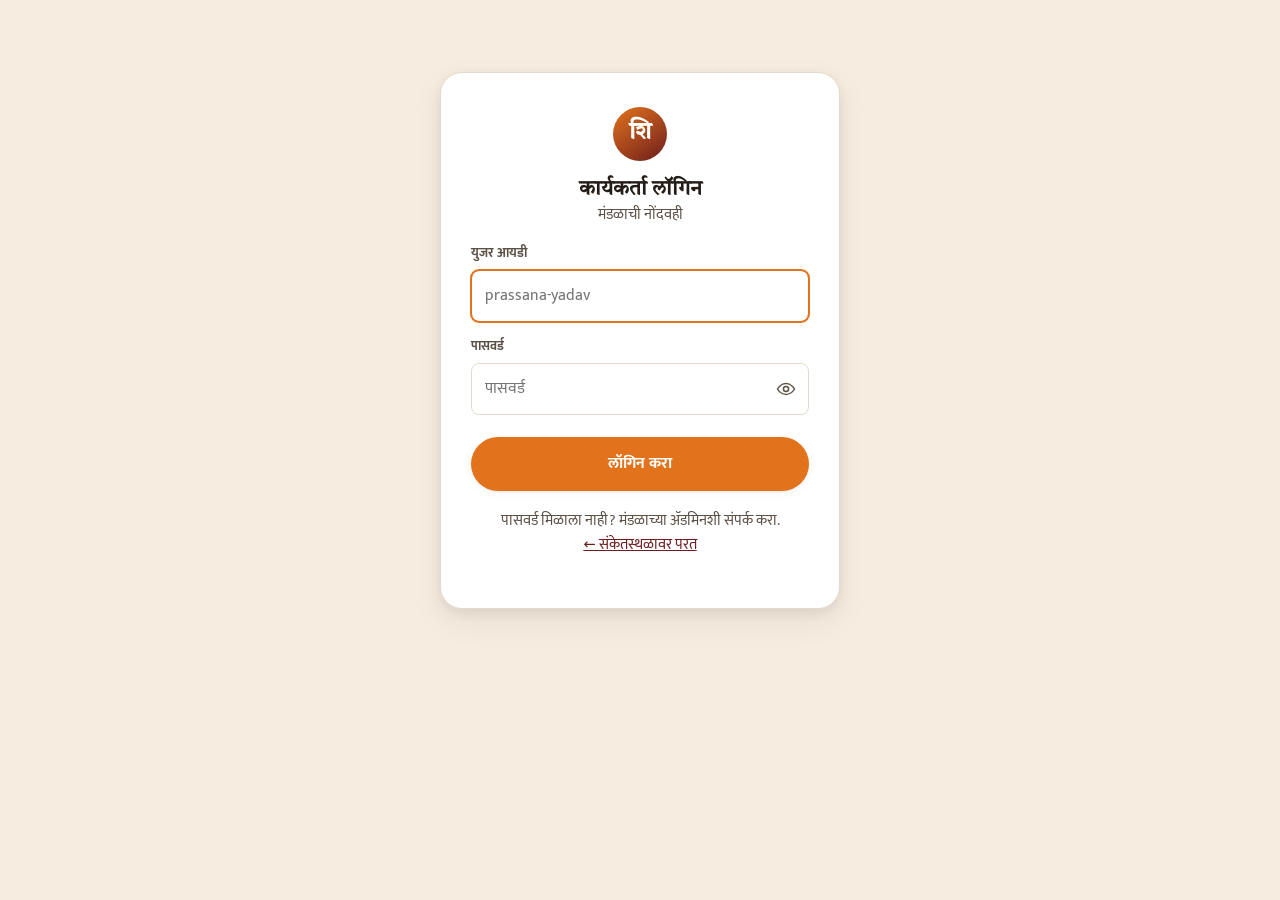
<file: admin.html>
<!DOCTYPE html>
<html lang="mr">
<head>
<meta charset="utf-8">
<meta name="viewport" content="width=device-width, initial-scale=1">
<title>नोंदवही — शिवछत्रपती सांस्कृतिक क्रीडा मंडळ</title>
<meta name="robots" content="noindex, nofollow">
<meta name="theme-color" content="#6e1d1d">
<link rel="preconnect" href="https://fonts.googleapis.com">
<link rel="preconnect" href="https://fonts.gstatic.com" crossorigin>
<link href="https://fonts.googleapis.com/css2?family=Mukta:wght@400;600;700&family=Tiro+Devanagari+Marathi&display=swap" rel="stylesheet">
<link rel="stylesheet" href="assets/css/style.css?v=202609271700">
</head>
<body class="app-body">

<!-- Shown while a saved session is being checked, so a refresh never flashes
     the login form at someone who is already signed in. -->
<div id="bootView">
  <div class="boot">
    <div class="boot-mark">शि</div>
    <div class="boot-bar"><span></span></div>
    <p class="muted">नोंदवही उघडत आहे…</p>
  </div>
</div>

<!-- ------------------------------------------------------------- login -->
<div id="loginView" class="hide">
  <div class="wrap">
    <div class="auth-card">
      <div class="mark brand-mark" style="width:54px;height:54px;border-radius:50%;background:linear-gradient(145deg,#e2731c,#6e1d1d);color:#fff;display:grid;place-items:center;font-family:var(--display);font-size:1.5rem;font-weight:700;margin:0 auto 16px">शि</div>
      <h2 style="text-align:center;font-size:1.3rem">कार्यकर्ता लॉगिन</h2>
      <p class="muted" style="text-align:center">मंडळाची नोंदवही</p>

      <label for="email">युजर आयडी</label>
      <input id="email" type="text" autocomplete="username"
             autocapitalize="none" spellcheck="false"
             placeholder="prassana-yadav">

      <label for="pin">पासवर्ड</label>
      <div class="pw-wrap">
        <input id="pin" type="password" autocomplete="current-password"
               placeholder="पासवर्ड">
        <button type="button" id="pwToggle" class="pw-toggle"
                aria-controls="pin" aria-pressed="false"
                aria-label="पासवर्ड दाखवा" title="पासवर्ड दाखवा">
          <svg viewBox="0 0 24 24" width="20" height="20" aria-hidden="true">
            <path class="eye-open" fill="none" stroke="currentColor" stroke-width="1.8"
                  stroke-linecap="round" stroke-linejoin="round"
                  d="M1.8 12S5.5 5.4 12 5.4 22.2 12 22.2 12 18.5 18.6 12 18.6 1.8 12 1.8 12Z"/>
            <circle class="eye-open" cx="12" cy="12" r="3.1" fill="none"
                    stroke="currentColor" stroke-width="1.8"/>
            <path class="eye-slash" fill="none" stroke="currentColor" stroke-width="1.8"
                  stroke-linecap="round" d="M4 20 20 4"/>
          </svg>
        </button>
      </div>

      <button class="btn btn-primary btn-block" id="loginBtn" style="margin-top:22px">लॉगिन करा</button>
      <div class="msg err" id="loginMsg"></div>

      <p class="muted" style="margin-top:18px;text-align:center">
        पासवर्ड मिळाला नाही? मंडळाच्या ॲडमिनशी संपर्क करा.<br>
        <a href="index.html">← संकेतस्थळावर परत</a>
      </p>
    </div>
  </div>
</div>

<!-- --------------------------------------------------------------- app -->
<div id="appView" class="hide">
  <div class="app-bar">
    <div class="wrap">
      <strong style="font-family:var(--display);font-size:1.05rem">नोंदवही</strong>
      <label for="yearSel" class="sr-only">वर्ष</label>
      <select id="yearSel" class="year-select" title="वर्ष निवडा"></select>
      <span class="who"><b id="whoName"></b><span id="whoRole"></span></span>
      <button class="btn btn-light btn-sm" id="logoutBtn">बाहेर</button>
    </div>
  </div>

  <div class="wrap">
    <div class="tabs" id="tabs">
      <button data-tab="members" class="on">सभासद वर्गणी</button>
      <button data-tab="area">क्षेत्र वर्गणी</button>
      <button data-tab="sponsors">देणगी</button>
      <button data-tab="expenses">खर्च</button>
      <button data-tab="summary">एकूण हिशोब</button>
    </div>

    <div class="year-banner hide" id="yearBanner"></div>

    <!-- entry ------------------------------------------------------- -->
    <div class="panel" id="formPanel">
      <h2 id="formTitle">नवीन नोंद</h2>
      <div class="field-grid" id="formFields"></div>
      <div class="form-actions">
        <button class="btn btn-primary" id="saveBtn">नोंद जतन करा</button>
        <button class="btn btn-ghost hide" id="cancelBtn">रद्द करा</button>
      </div>
      <div class="msg" id="formMsg"></div>
    </div>

    <!-- list -------------------------------------------------------- -->
    <div class="panel" id="listPanel">
      <h2 id="listTitle">नोंदी</h2>
      <div class="filters">
        <div><label for="q">शोधा</label><input id="q" placeholder="नाव, कारण, पावती क्रमांक…"></div>
        <div><label for="from">पासून</label><input id="from" type="date"></div>
        <div><label for="to">पर्यंत</label><input id="to" type="date"></div>
        <button class="btn btn-ghost" id="clearBtn">साफ करा</button>
      </div>

      <div class="tbl-wrap"><table id="tbl"></table></div>

      <div class="list-meta">
        <span id="listCount">—</span>
        <span>एकूण रक्कम <b id="listTotal">—</b></span>
        <span style="margin-left:auto"><button class="btn btn-ghost btn-sm" id="csvBtn">CSV उतरवा</button></span>
      </div>
    </div>

    <!-- summary ----------------------------------------------------- -->
    <div class="panel hide" id="summaryPanel">
      <h2>एकूण हिशोब</h2>
      <div class="stat-row" id="sumStats"></div>

      <div class="grid cols-2" style="margin-top:24px">
        <div>
          <h3 style="margin-bottom:6px">पैसे कसे आले</h3>
          <div class="barlist" id="sumMode"></div>
        </div>
        <div>
          <h3 style="margin-bottom:6px">मोठे खर्च</h3>
          <div class="barlist" id="sumExpenses"></div>
        </div>
        <div>
          <h3 style="margin-bottom:6px">सर्वाधिक वर्गणी</h3>
          <div class="barlist" id="sumDonors"></div>
        </div>
        <div>
          <h3 style="margin-bottom:6px">मध्यस्थी कार्यकर्ता</h3>
          <div class="barlist" id="sumKaryakarta"></div>
        </div>
        <div>
          <h3 style="margin-bottom:6px">देणगी कशासाठी</h3>
          <div class="barlist" id="sumPurpose"></div>
        </div>
        <div>
          <h3 style="margin-bottom:6px">सर्वाधिक देणगीदार</h3>
          <div class="barlist" id="sumSponsors"></div>
        </div>
      </div>
    </div>

    <p class="muted" style="text-align:center;padding:30px 0">
      <a href="index.html">← संकेतस्थळावर परत</a>
    </p>
  </div>
</div>

<script src="assets/js/config.js?v=202609271700"></script>
<script src="assets/js/admin.js?v=202609271700"></script>
</body>
</html>
</file>
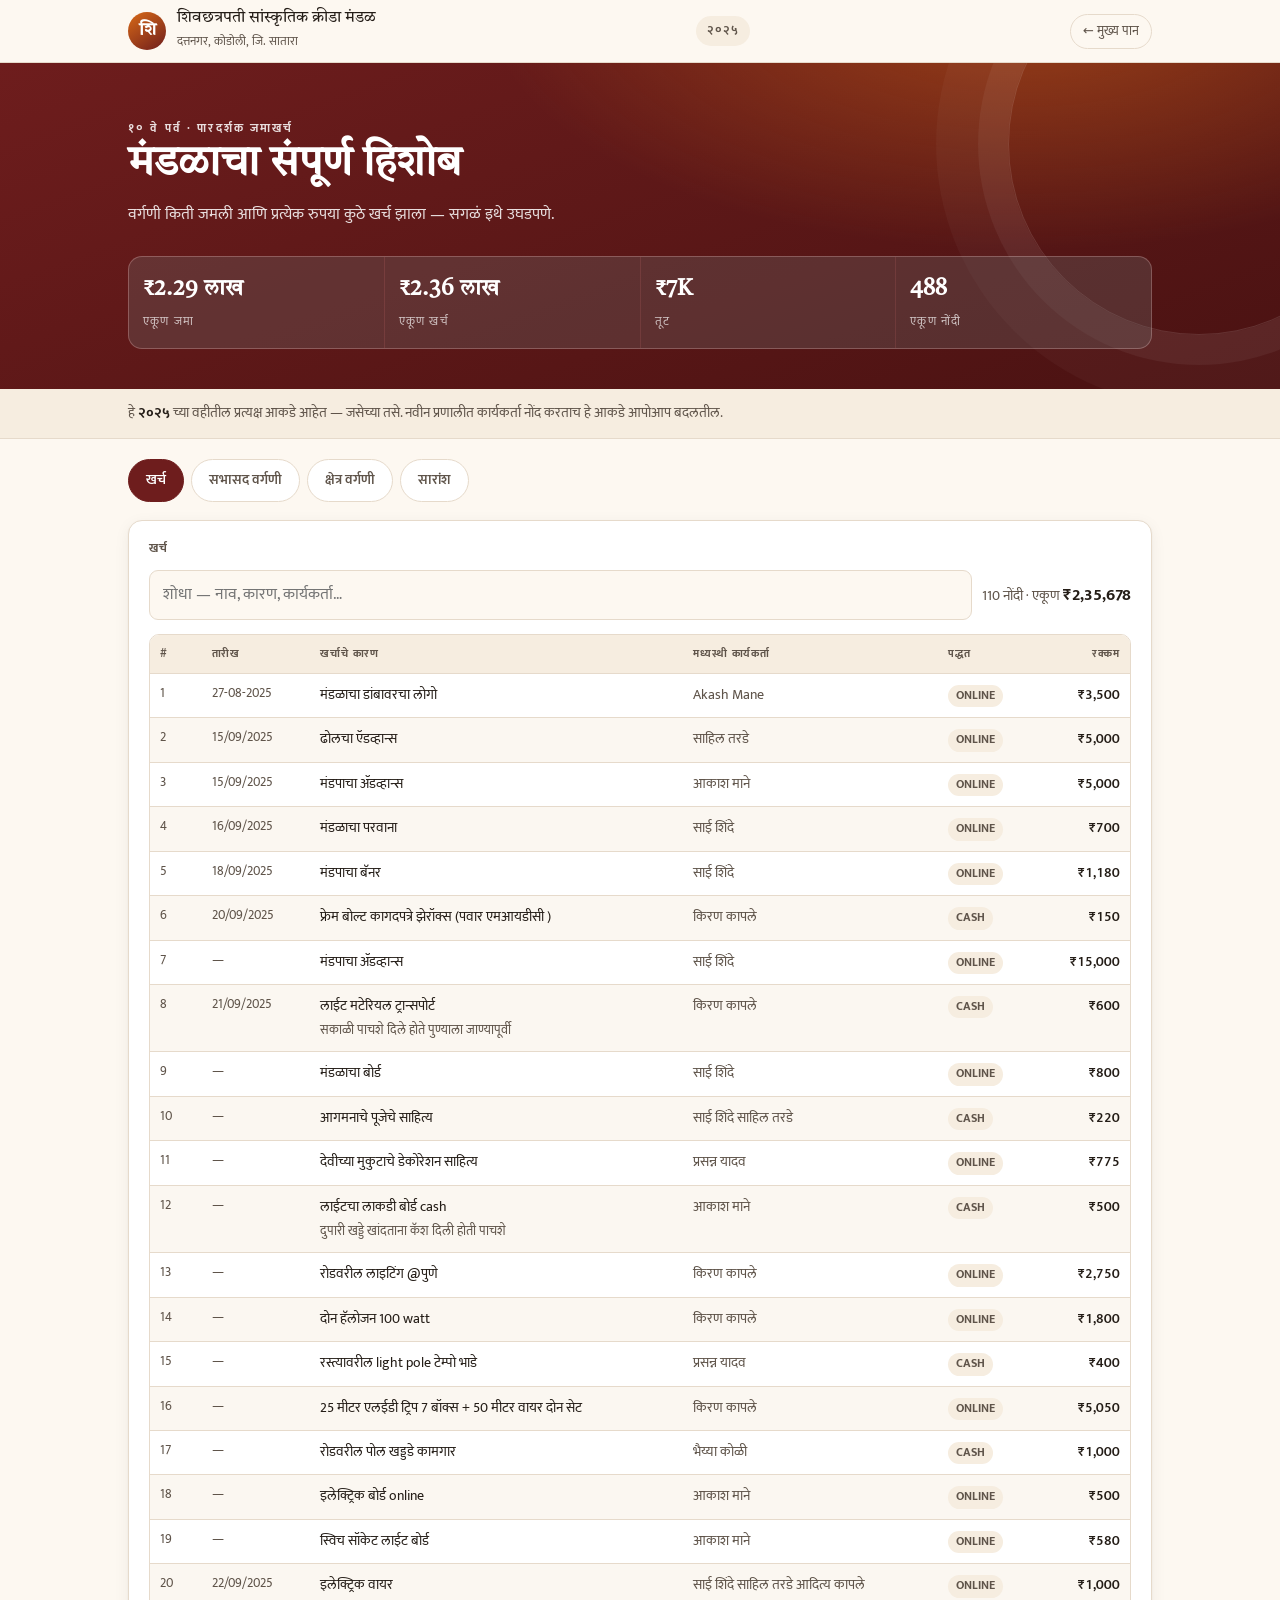
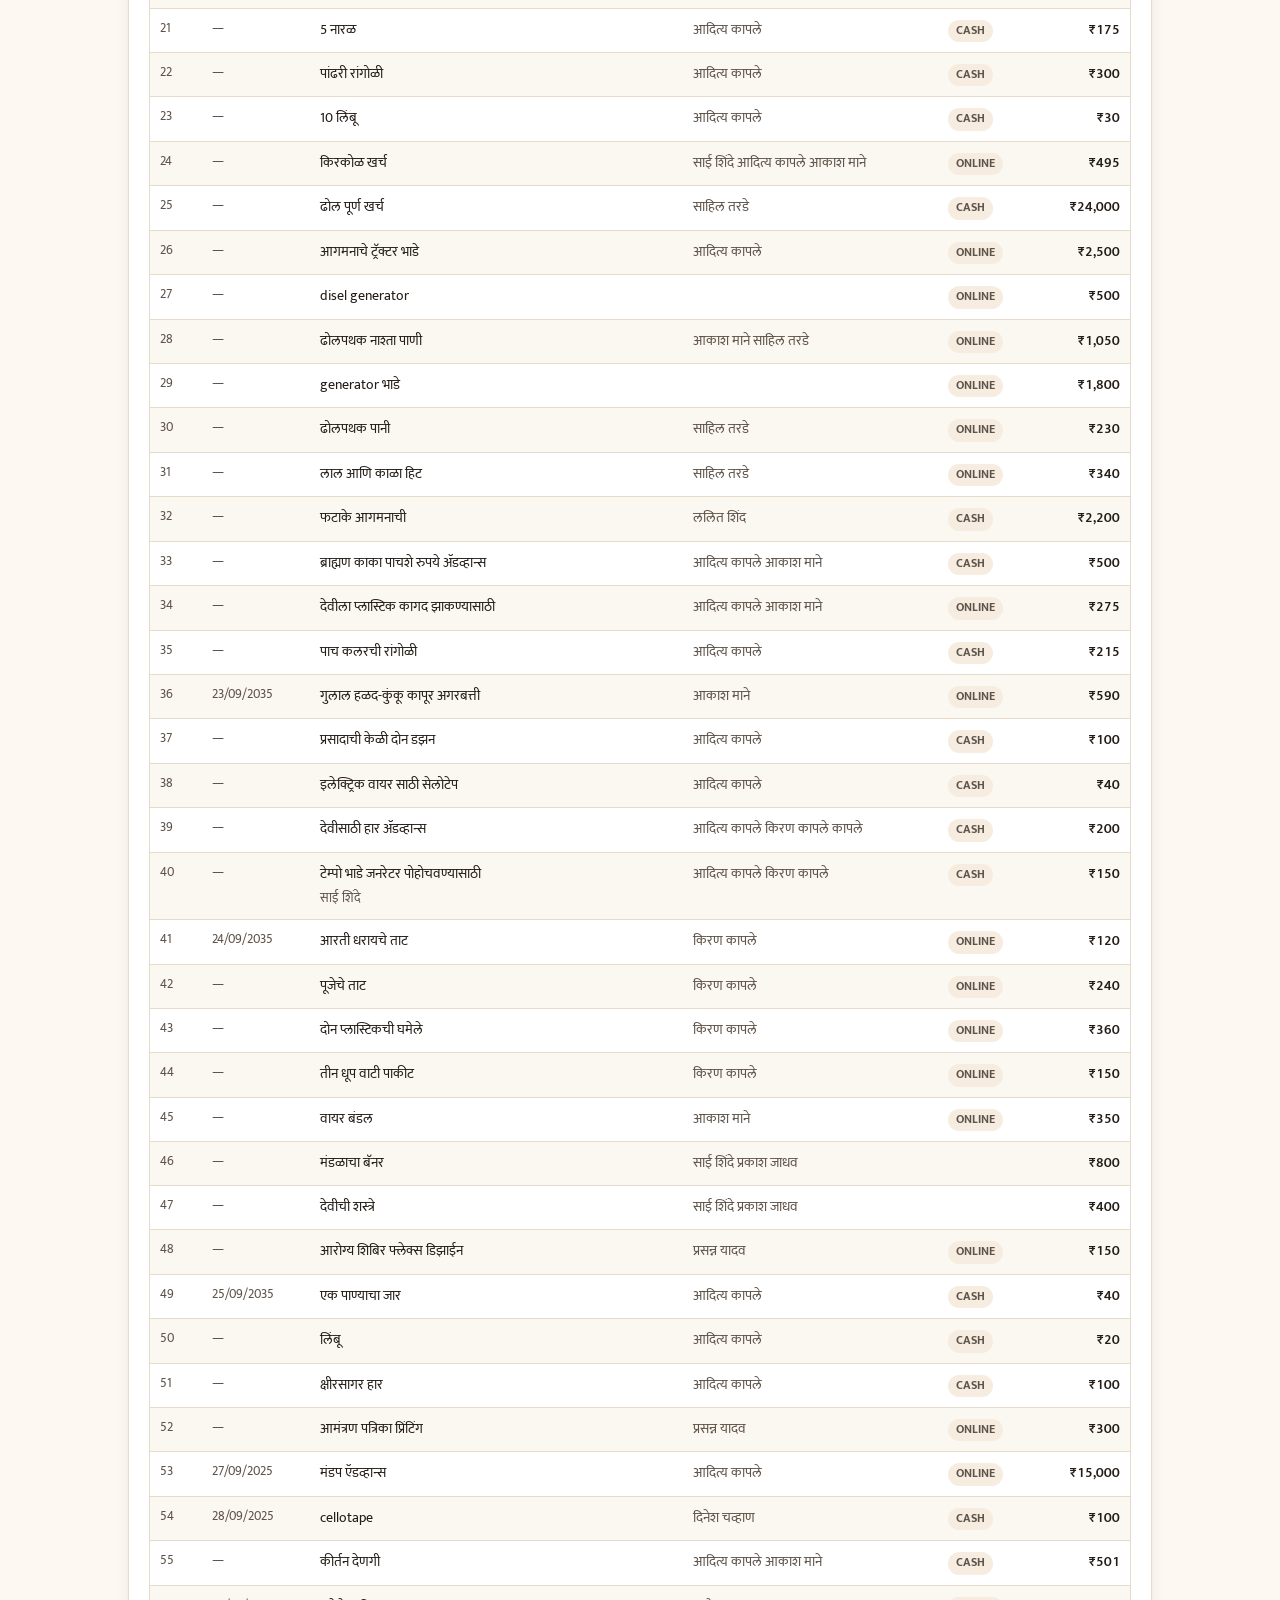
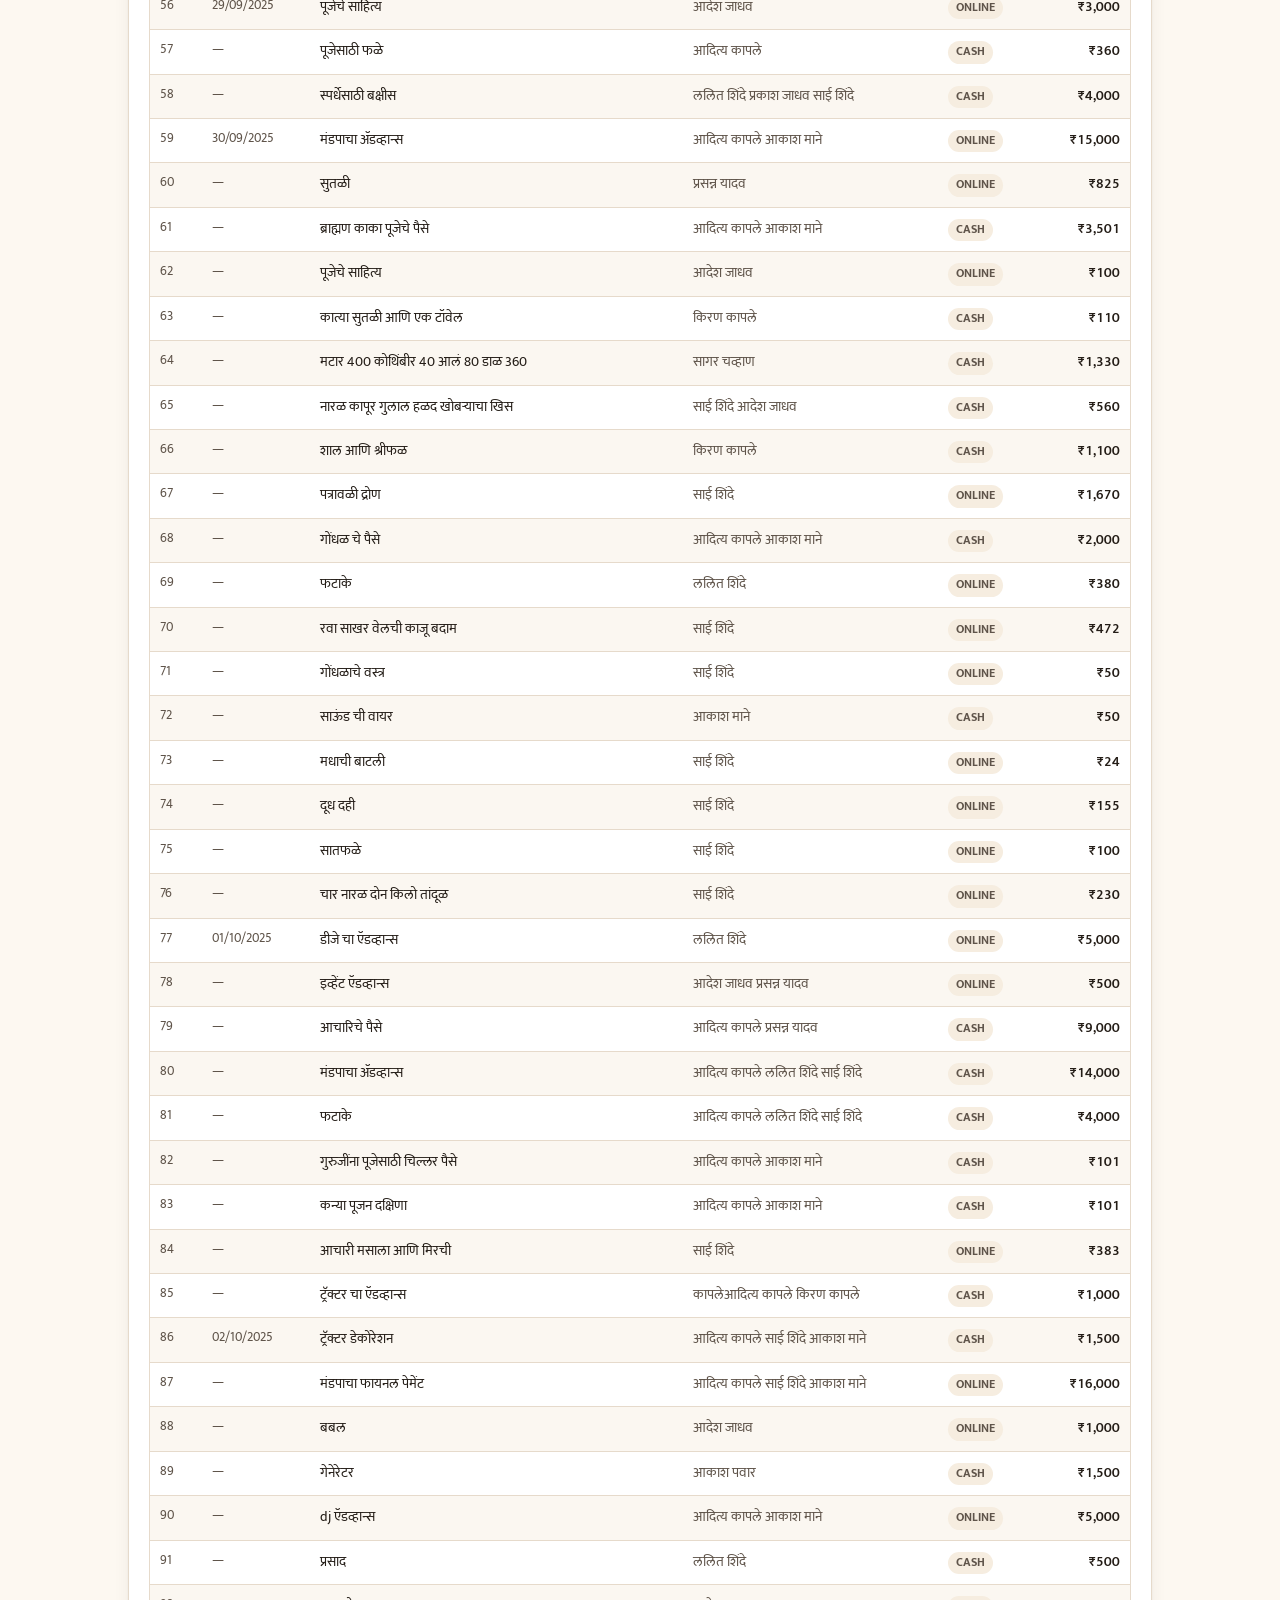
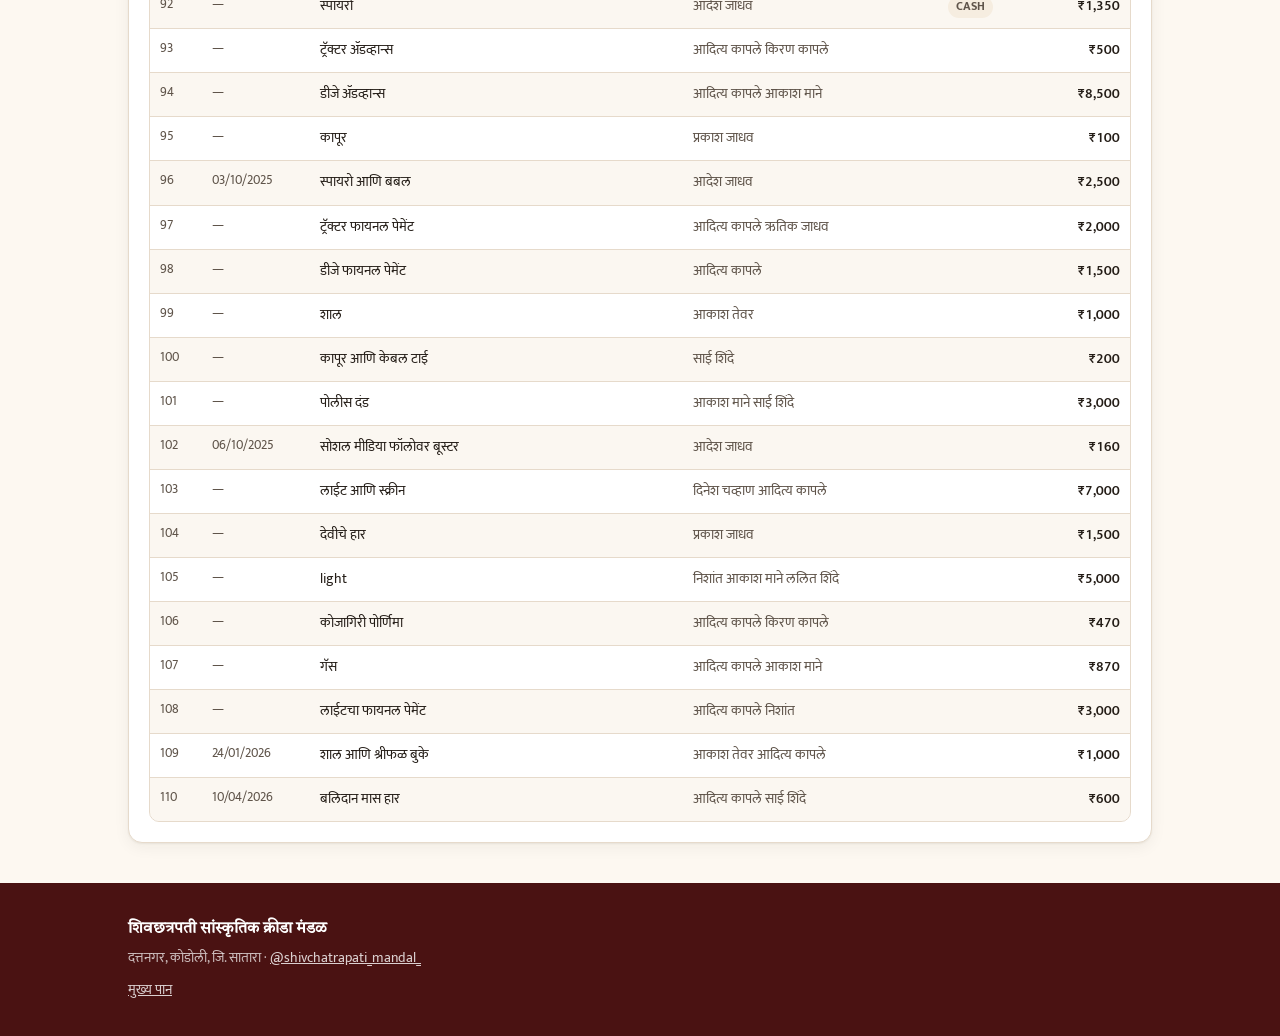
<file: jamakharch-2025.html>
<!DOCTYPE html>
<html lang="mr">
<head>
<meta charset="utf-8">
<meta name="viewport" content="width=device-width, initial-scale=1">
<title>जमाखर्च २०२५ — शिवछत्रपती सांस्कृतिक क्रीडा मंडळ</title>
<meta name="description" content="शिवछत्रपती सांस्कृतिक क्रीडा मंडळ, दत्तनगर, कोडोली — २०२५ चा संपूर्ण जमाखर्च.">
<meta name="theme-color" content="#6e1d1d">
<link rel="preconnect" href="https://fonts.googleapis.com">
<link rel="preconnect" href="https://fonts.gstatic.com" crossorigin>
<link href="https://fonts.googleapis.com/css2?family=Mukta:wght@400;600;700&family=Tiro+Devanagari+Marathi&display=swap" rel="stylesheet">
<style>
:root {
  --saffron:#d96a17; --maroon:#6e1d1d; --maroon-deep:#4a1212; --gold:#b8931f;
  --bg:#fdf8f1; --surface:#ffffff; --surface-2:#f6ede0;
  --ink:#241d17; --ink-2:#5f544a; --line:#e6dacb;
  --good:#1a6b41; --bad:#b3261e;
  --sans:"Mukta","Noto Sans Devanagari","Segoe UI",system-ui,sans-serif;
  --display:"Tiro Devanagari Marathi","Noto Serif Devanagari",Georgia,serif;
  --shadow:0 1px 2px rgba(36,29,23,.06),0 4px 16px rgba(36,29,23,.06);
}
@media (prefers-color-scheme: dark) {
  :root:not([data-theme="light"]) {
    --saffron:#f08a3c; --maroon:#8e3030; --maroon-deep:#2a0e0e; --gold:#d9b445;
    --bg:#191411; --surface:#221b17; --surface-2:#2c231d;
    --ink:#f2e9df; --ink-2:#b3a597; --line:#3a2f27;
    --good:#4fc98a; --bad:#ff8a7d;
    --shadow:0 1px 2px rgba(0,0,0,.4),0 4px 16px rgba(0,0,0,.35);
  }
}
:root[data-theme="dark"] {
  --saffron:#f08a3c; --maroon:#8e3030; --maroon-deep:#2a0e0e; --gold:#d9b445;
  --bg:#191411; --surface:#221b17; --surface-2:#2c231d;
  --ink:#f2e9df; --ink-2:#b3a597; --line:#3a2f27;
  --good:#4fc98a; --bad:#ff8a7d;
  --shadow:0 1px 2px rgba(0,0,0,.4),0 4px 16px rgba(0,0,0,.35);
}

*{box-sizing:border-box}
body{margin:0;background:var(--bg);color:var(--ink);font-family:var(--sans);font-size:16px;line-height:1.6;-webkit-text-size-adjust:100%}
.wrap{width:100%;max-width:1060px;margin:0 auto;padding:0 18px}
h1,h2,h3{font-family:var(--display);margin:0;line-height:1.25}
.mono{font-variant-numeric:tabular-nums}

/* header */
header.top{position:sticky;top:0;z-index:20;background:color-mix(in srgb,var(--bg) 92%,transparent);backdrop-filter:blur(10px);border-bottom:1px solid var(--line)}
header.top .wrap{display:flex;align-items:center;gap:11px;height:62px}
.mark{width:38px;height:38px;flex:none;border-radius:50%;background:linear-gradient(145deg,var(--saffron),var(--maroon));color:#fff;display:grid;place-items:center;font-family:var(--display);font-size:1.1rem;font-weight:700}
.bname{font-family:var(--display);font-size:1rem;line-height:1.2;display:block}
.bsub{font-size:.72rem;color:var(--ink-2)}
.yr{margin-left:auto;font-size:.75rem;font-weight:700;letter-spacing:.1em;padding:5px 11px;border-radius:999px;background:var(--surface-2);color:var(--ink-2)}

/* hero */
.hero{background:radial-gradient(900px 420px at 80% -20%,rgba(217,106,23,.5),transparent 60%),linear-gradient(160deg,var(--maroon),var(--maroon-deep));color:#fff;padding:46px 0 40px;position:relative;overflow:hidden}
.hero::after{content:"";position:absolute;right:-110px;top:-110px;width:380px;height:380px;border-radius:50%;border:1px solid rgba(255,255,255,.13);box-shadow:0 0 0 30px rgba(255,255,255,.05),0 0 0 72px rgba(255,255,255,.03)}
.hero .wrap{position:relative;z-index:1}
.eyebrow{font-size:.74rem;font-weight:700;letter-spacing:.18em;text-transform:uppercase;color:var(--gold);margin-bottom:.5rem}
.hero h1{font-size:clamp(1.6rem,4.6vw,2.6rem);max-width:18ch}
.hero p{color:rgba(255,255,255,.85);max-width:56ch;margin:.7rem 0 0}
.tiles{display:grid;grid-template-columns:repeat(2,1fr);gap:1px;margin-top:28px;background:rgba(255,255,255,.16);border:1px solid rgba(255,255,255,.16);border-radius:14px;overflow:hidden}
.tiles div{background:rgba(0,0,0,.18);padding:15px 14px}
.tiles b{display:block;font-family:var(--display);font-size:1.4rem}
.tiles span{font-size:.72rem;text-transform:uppercase;letter-spacing:.1em;color:rgba(255,255,255,.7)}
@media(min-width:720px){.tiles{grid-template-columns:repeat(4,1fr)}}

/* notice */
.notice{background:var(--surface-2);border-bottom:1px solid var(--line);padding:13px 0;font-size:.88rem;color:var(--ink-2)}
.notice b{color:var(--ink)}

/* tabs */
.tabs{display:flex;gap:7px;overflow-x:auto;padding:20px 0 4px;-webkit-overflow-scrolling:touch}
.tabs button{flex:0 0 auto;padding:9px 17px;border-radius:999px;border:1px solid var(--line);background:var(--surface);color:var(--ink-2);font:inherit;font-weight:600;font-size:.9rem;cursor:pointer;white-space:nowrap}
.tabs button.on{background:var(--maroon);border-color:var(--maroon);color:#fff}

.panel{background:var(--surface);border:1px solid var(--line);border-radius:14px;padding:20px;margin:14px 0 30px;box-shadow:var(--shadow)}
.panel h2{font-family:var(--sans);font-size:.78rem;font-weight:700;letter-spacing:.12em;text-transform:uppercase;color:var(--ink-2)}

.toolbar{display:flex;gap:10px;flex-wrap:wrap;align-items:center;margin:14px 0}
input[type=search]{flex:1;min-width:190px;padding:11px 13px;font:inherit;border:1px solid var(--line);border-radius:9px;background:var(--bg);color:var(--ink)}
input[type=search]:focus{outline:2px solid var(--saffron);outline-offset:-1px}
.count{font-size:.87rem;color:var(--ink-2)}
.count b{color:var(--ink);font-size:1.05rem}

.tblwrap{overflow-x:auto;-webkit-overflow-scrolling:touch;border-radius:10px;border:1px solid var(--line)}
table{width:100%;border-collapse:collapse;font-size:.9rem}
thead th{position:sticky;top:0;background:var(--surface-2);text-align:left;font-size:.7rem;text-transform:uppercase;letter-spacing:.08em;color:var(--ink-2);padding:10px;white-space:nowrap;border-bottom:1px solid var(--line)}
td{padding:10px;border-bottom:1px solid var(--line);vertical-align:top}
tbody tr:last-child td{border-bottom:0}
tbody tr:nth-child(even){background:color-mix(in srgb,var(--surface-2) 45%,transparent)}
.amt{text-align:right;white-space:nowrap;font-variant-numeric:tabular-nums;font-weight:600}
.dim{color:var(--ink-2)}
.n{color:var(--ink-2);font-size:.8rem;white-space:nowrap}
.pill{display:inline-block;font-size:.72rem;font-weight:700;padding:2px 8px;border-radius:999px;background:var(--surface-2);color:var(--ink-2);white-space:nowrap}
.note{font-size:.8rem;color:var(--ink-2);display:block;margin-top:3px}

/* stats */
.stat-row{display:grid;gap:12px;grid-template-columns:1fr}
@media(min-width:640px){.stat-row{grid-template-columns:repeat(3,1fr)}}
.stat{background:var(--surface);border:1px solid var(--line);border-radius:13px;padding:18px;box-shadow:var(--shadow)}
.stat .k{font-size:.72rem;font-weight:700;letter-spacing:.11em;text-transform:uppercase;color:var(--ink-2)}
.stat .v{font-family:var(--display);font-size:1.7rem;margin-top:3px;font-variant-numeric:tabular-nums}
.stat .s{font-size:.82rem;color:var(--ink-2)}
.stat.good .v{color:var(--good)}
.stat.bad .v{color:var(--bad)}

.bars{margin-top:6px}
.bars .r{padding:10px 0;border-bottom:1px solid var(--line)}
.bars .r:last-child{border-bottom:0}
.bars .t{display:flex;justify-content:space-between;gap:14px;font-size:.92rem}
.bars .t b{font-variant-numeric:tabular-nums;white-space:nowrap}
.bars .track{height:6px;border-radius:99px;background:var(--surface-2);margin-top:6px;overflow:hidden}
.bars .fill{height:100%;border-radius:99px;background:linear-gradient(90deg,var(--saffron),var(--gold))}

.callout{border-left:3px solid var(--bad);background:color-mix(in srgb,var(--bad) 9%,transparent);padding:14px 16px;border-radius:0 10px 10px 0;margin-top:18px;font-size:.92rem}
.callout b{color:var(--bad)}

footer{background:var(--maroon-deep);color:rgba(255,255,255,.72);padding:34px 0;margin-top:40px;font-size:.88rem}
footer b{color:#fff;font-family:var(--display);font-size:1rem;display:block;margin-bottom:4px}
footer a{color:rgba(255,255,255,.8)}
.back{margin-left:auto;font-size:.82rem;color:var(--ink-2);text-decoration:none;padding:6px 12px;border:1px solid var(--line);border-radius:999px;white-space:nowrap}
.back:hover{background:var(--surface-2)}
@media(max-width:560px){.yr{display:none}}
</style>
</head>
<body>

<header class="top">
  <div class="wrap">
    <a href="index.html" style="text-decoration:none;color:inherit;display:flex;align-items:center;gap:11px">
    <span class="mark">शि</span>
    <span>
      <span class="bname">शिवछत्रपती सांस्कृतिक क्रीडा मंडळ</span>
      <span class="bsub">दत्तनगर, कोडोली, जि. सातारा</span>
    </span>
    </a>
    <span class="yr">२०२५</span>
    <a class="back" href="index.html">← मुख्य पान</a>
  </div>
</header>

<div class="hero">
  <div class="wrap">
    <p class="eyebrow">१० वे पर्व · पारदर्शक जमाखर्च</p>
    <h1>मंडळाचा संपूर्ण हिशोब</h1>
    <p>वर्गणी किती जमली आणि प्रत्येक रुपया कुठे खर्च झाला — सगळं इथे उघडपणे.</p>
    <div class="tiles">
      <div><b id="tIncome">—</b><span>एकूण जमा</span></div>
      <div><b id="tSpent">—</b><span>एकूण खर्च</span></div>
      <div><b id="tBal">—</b><span id="tBalLbl">शिल्लक</span></div>
      <div><b id="tCount">—</b><span>एकूण नोंदी</span></div>
    </div>
  </div>
</div>

<div class="notice">
  <div class="wrap">
    हे <b>२०२५</b> च्या वहीतील प्रत्यक्ष आकडे आहेत — जसेच्या तसे.
    नवीन प्रणालीत कार्यकर्ता नोंद करताच हे आकडे आपोआप बदलतील.
  </div>
</div>

<div class="wrap">
  <div class="tabs" id="tabs">
    <button data-t="expenses" class="on">खर्च</button>
    <button data-t="members">सभासद वर्गणी</button>
    <button data-t="area">क्षेत्र वर्गणी</button>
    <button data-t="summary">सारांश</button>
  </div>

  <div class="panel" id="listPanel">
    <h2 id="pTitle">खर्च</h2>
    <div class="toolbar">
      <input type="search" id="q" placeholder="शोधा — नाव, कारण, कार्यकर्ता…">
      <span class="count"><span id="cRows">—</span> · एकूण <b id="cTotal">—</b></span>
    </div>
    <div class="tblwrap"><table id="tbl"></table></div>
  </div>

  <div class="panel" id="sumPanel" hidden>
    <h2>सारांश</h2>
    <div class="stat-row" id="sumStats"></div>
    <div class="callout" id="sumCallout"></div>
    <h3 style="margin-top:26px;font-size:1.05rem">सर्वात मोठे खर्च</h3>
    <div class="bars" id="sumBig"></div>
    <h3 style="margin-top:26px;font-size:1.05rem">पैसे कसे आले</h3>
    <div class="bars" id="sumMode"></div>
    <h3 style="margin-top:26px;font-size:1.05rem">मध्यस्थी कार्यकर्ता</h3>
    <div class="bars" id="sumBy"></div>
  </div>
</div>

<footer>
  <div class="wrap">
    <b>शिवछत्रपती सांस्कृतिक क्रीडा मंडळ</b>
    दत्तनगर, कोडोली, जि. सातारा ·
    <a href="https://www.instagram.com/shivchatrapati_mandal_/" target="_blank" rel="noopener">@shivchatrapati_mandal_</a>
    <div style="margin-top:10px"><a href="index.html">मुख्य पान</a></div>
  </div>
</footer>

<script>
var D = {"expenses":[{"amount":3500,"date":"27-08-2025","reason":"मंडळाचा डांबावरचा लोगो","by":"Akash Mane","mode":"ONLINE","note":""},{"amount":5000,"date":"15/09/2025","reason":"ढोलचा ऍडव्हान्स","by":"साहिल तरडे","mode":"ONLINE","note":""},{"amount":5000,"date":"15/09/2025","reason":"मंडपाचा ॲडव्हान्स","by":"आकाश माने","mode":"ONLINE","note":""},{"amount":700,"date":"16/09/2025","reason":"मंडळाचा परवाना","by":"साई शिंदे","mode":"ONLINE","note":""},{"amount":1180,"date":"18/09/2025","reason":"मंडपाचा बॅनर","by":"साई शिंदे","mode":"ONLINE","note":""},{"amount":150,"date":"20/09/2025","reason":"फ्रेम बोल्ट कागदपत्रे झेरॉक्स (पवार एमआयडीसी )","by":"किरण कापले","mode":"CASH","note":""},{"amount":15000,"date":"","reason":"मंडपाचा ॲडव्हान्स","by":"साई शिंदे","mode":"ONLINE","note":""},{"amount":600,"date":"21/09/2025","reason":"लाईट मटेरियल ट्रान्सपोर्ट","by":"किरण कापले","mode":"CASH","note":"सकाळी पाचशे दिले होते पुण्याला जाण्यापूर्वी"},{"amount":800,"date":"","reason":"मंडळाचा बोर्ड","by":"साई शिंदे","mode":"ONLINE","note":""},{"amount":220,"date":"","reason":"आगमनाचे पूजेचे  साहित्य","by":"साई शिंदे साहिल तरडे","mode":"CASH","note":""},{"amount":775,"date":"","reason":"देवीच्या मुकुटाचे डेकोरेशन साहित्य","by":"प्रसन्न यादव","mode":"ONLINE","note":""},{"amount":500,"date":"","reason":"लाईटचा लाकडी बोर्ड cash","by":"आकाश माने","mode":"CASH","note":"दुपारी खड्डे खांदताना  कॅश दिली होती पाचशे"},{"amount":2750,"date":"","reason":"रोडवरील लाइटिंग @पुणे","by":"किरण कापले","mode":"ONLINE","note":""},{"amount":1800,"date":"","reason":"दोन हॅलोजन 100 watt","by":"किरण कापले","mode":"ONLINE","note":""},{"amount":400,"date":"","reason":"रस्त्यावरील light pole टेम्पो भाडे","by":"प्रसन्न यादव","mode":"CASH","note":""},{"amount":5050,"date":"","reason":"25 मीटर एलईडी ट्रिप 7 बॉक्स + 50 मीटर वायर दोन सेट","by":"किरण कापले","mode":"ONLINE","note":""},{"amount":1000,"date":"","reason":"रोडवरील पोल खड्डडे कामगार","by":"भैय्या कोळी","mode":"CASH","note":""},{"amount":500,"date":"","reason":"इलेक्ट्रिक बोर्ड online","by":"आकाश माने","mode":"ONLINE","note":""},{"amount":580,"date":"","reason":"स्विच सॉकेट लाईट बोर्ड","by":"आकाश माने","mode":"ONLINE","note":""},{"amount":1000,"date":"22/09/2025","reason":"इलेक्ट्रिक वायर","by":"साई शिंदे साहिल तरडे आदित्य कापले","mode":"ONLINE","note":""},{"amount":175,"date":"","reason":"5 नारळ","by":"आदित्य कापले","mode":"CASH","note":""},{"amount":300,"date":"","reason":"पांढरी रांगोळी","by":"आदित्य कापले","mode":"CASH","note":""},{"amount":30,"date":"","reason":"10 लिंबू","by":"आदित्य कापले","mode":"CASH","note":""},{"amount":495,"date":"","reason":"किरकोळ खर्च","by":"साई शिंदे आदित्य कापले आकाश माने","mode":"ONLINE","note":""},{"amount":24000,"date":"","reason":"ढोल पूर्ण खर्च","by":"साहिल तरडे","mode":"CASH","note":""},{"amount":2500,"date":"","reason":"आगमनाचे ट्रॅक्टर भाडे","by":"आदित्य कापले","mode":"ONLINE","note":""},{"amount":500,"date":"","reason":"disel generator","by":"","mode":"ONLINE","note":""},{"amount":1050,"date":"","reason":"ढोलपथक नाश्ता पाणी","by":"आकाश माने साहिल तरडे","mode":"ONLINE","note":""},{"amount":1800,"date":"","reason":"generator भाडे","by":"","mode":"ONLINE","note":""},{"amount":230,"date":"","reason":"ढोलपथक पानी","by":"साहिल तरडे","mode":"ONLINE","note":""},{"amount":340,"date":"","reason":"लाल आणि काळा हिट","by":"साहिल तरडे","mode":"ONLINE","note":""},{"amount":2200,"date":"","reason":"फटाके आगमनाची","by":"ललित शिंद","mode":"CASH","note":""},{"amount":500,"date":"","reason":"ब्राह्मण काका पाचशे रुपये ॲडव्हान्स","by":"आदित्य कापले आकाश माने","mode":"CASH","note":""},{"amount":275,"date":"","reason":"देवीला  प्लास्टिक कागद झाकण्यासाठी","by":"आदित्य कापले आकाश माने","mode":"ONLINE","note":""},{"amount":215,"date":"","reason":"पाच कलरची रांगोळी","by":"आदित्य कापले","mode":"CASH","note":""},{"amount":590,"date":"23/09/2035","reason":"गुलाल हळद-कुंकू कापूर अगरबत्ती","by":"आकाश माने","mode":"ONLINE","note":""},{"amount":100,"date":"","reason":"प्रसादाची केळी दोन डझन","by":"आदित्य कापले","mode":"CASH","note":""},{"amount":40,"date":"","reason":"इलेक्ट्रिक वायर साठी  सेलोटेप","by":"आदित्य कापले","mode":"CASH","note":""},{"amount":200,"date":"","reason":"देवीसाठी हार ॲडव्हान्स","by":"आदित्य कापले किरण कापले कापले","mode":"CASH","note":""},{"amount":150,"date":"","reason":"टेम्पो भाडे जनरेटर पोहोचवण्यासाठी","by":"आदित्य कापले किरण कापले","mode":"CASH","note":"साई शिंदे"},{"amount":120,"date":"24/09/2035","reason":"आरती धरायचे ताट","by":"किरण कापले","mode":"ONLINE","note":""},{"amount":240,"date":"","reason":"पूजेचे ताट","by":"किरण कापले","mode":"ONLINE","note":""},{"amount":360,"date":"","reason":"दोन प्लास्टिकची घमेले","by":"किरण कापले","mode":"ONLINE","note":""},{"amount":150,"date":"","reason":"तीन धूप वाटी पाकीट","by":"किरण कापले","mode":"ONLINE","note":""},{"amount":350,"date":"","reason":"वायर बंडल","by":"आकाश माने","mode":"ONLINE","note":""},{"amount":800,"date":"","reason":"मंडळाचा बॅनर","by":"साई शिंदे प्रकाश जाधव","mode":"","note":""},{"amount":400,"date":"","reason":"देवीची शस्त्रे","by":"साई शिंदे प्रकाश जाधव","mode":"","note":""},{"amount":150,"date":"","reason":"आरोग्य शिबिर फ्लेक्स डिझाईन","by":"प्रसन्न यादव","mode":"ONLINE","note":""},{"amount":40,"date":"25/09/2035","reason":"एक पाण्याचा जार","by":"आदित्य कापले","mode":"CASH","note":""},{"amount":20,"date":"","reason":"लिंबू","by":"आदित्य कापले","mode":"CASH","note":""},{"amount":100,"date":"","reason":"क्षीरसागर हार","by":"आदित्य कापले","mode":"CASH","note":""},{"amount":300,"date":"","reason":"आमंत्रण पत्रिका प्रिंटिंग","by":"प्रसन्न यादव","mode":"ONLINE","note":""},{"amount":15000,"date":"27/09/2025","reason":"मंडप ऍडव्हान्स","by":"आदित्य कापले","mode":"ONLINE","note":""},{"amount":100,"date":"28/09/2025","reason":"cellotape","by":"दिनेश चव्हाण","mode":"CASH","note":""},{"amount":501,"date":"","reason":"कीर्तन देणगी","by":"आदित्य कापले आकाश माने","mode":"CASH","note":""},{"amount":3000,"date":"29/09/2025","reason":"पूजेचे साहित्य","by":"आदेश जाधव","mode":"ONLINE","note":""},{"amount":360,"date":"","reason":"पूजेसाठी फळे","by":"आदित्य कापले","mode":"CASH","note":""},{"amount":4000,"date":"","reason":"स्पर्धेसाठी बक्षीस","by":"ललित शिंदे प्रकाश जाधव साई शिंदे","mode":"CASH","note":""},{"amount":15000,"date":"30/09/2025","reason":"मंडपाचा ॲडव्हान्स","by":"आदित्य कापले आकाश माने","mode":"ONLINE","note":""},{"amount":825,"date":"","reason":"सुतळी","by":"प्रसन्न यादव","mode":"ONLINE","note":""},{"amount":3501,"date":"","reason":"ब्राह्मण काका पूजेचे पैसे","by":"आदित्य कापले आकाश माने","mode":"CASH","note":""},{"amount":100,"date":"","reason":"पूजेचे साहित्य","by":"आदेश जाधव","mode":"ONLINE","note":""},{"amount":110,"date":"","reason":"कात्या सुतळी आणि एक टॉवेल","by":"किरण कापले","mode":"CASH","note":""},{"amount":1330,"date":"","reason":"मटार 400 कोथिंबीर 40 आलं 80 डाळ 360","by":"सागर चव्हाण","mode":"CASH","note":""},{"amount":560,"date":"","reason":"नारळ कापूर गुलाल हळद खोबऱ्याचा खिस","by":"साई शिंदे आदेश जाधव","mode":"CASH","note":""},{"amount":1100,"date":"","reason":"शाल आणि श्रीफळ","by":"किरण कापले","mode":"CASH","note":""},{"amount":1670,"date":"","reason":"पत्रावळी द्रोण","by":"साई शिंदे","mode":"ONLINE","note":""},{"amount":2000,"date":"","reason":"गोंधळ चे पैसे","by":"आदित्य कापले आकाश माने","mode":"CASH","note":""},{"amount":380,"date":"","reason":"फटाके","by":"ललित शिंदे","mode":"ONLINE","note":""},{"amount":472,"date":"","reason":"रवा साखर वेलची काजू बदाम","by":"साई शिंदे","mode":"ONLINE","note":""},{"amount":50,"date":"","reason":"गोंधळाचे वस्त्र","by":"साई शिंदे","mode":"ONLINE","note":""},{"amount":50,"date":"","reason":"साऊंड ची वायर","by":"आकाश माने","mode":"CASH","note":""},{"amount":24,"date":"","reason":"मधाची बाटली","by":"साई शिंदे","mode":"ONLINE","note":""},{"amount":155,"date":"","reason":"दूध दही","by":"साई शिंदे","mode":"ONLINE","note":""},{"amount":100,"date":"","reason":"सातफळे","by":"साई शिंदे","mode":"ONLINE","note":""},{"amount":230,"date":"","reason":"चार नारळ दोन किलो तांदूळ","by":"साई शिंदे","mode":"ONLINE","note":""},{"amount":5000,"date":"01/10/2025","reason":"डीजे चा ऍडव्हान्स","by":"ललित शिंदे","mode":"ONLINE","note":""},{"amount":500,"date":"","reason":"इव्हेंट ऍडव्हान्स","by":"आदेश जाधव प्रसन्न यादव","mode":"ONLINE","note":""},{"amount":9000,"date":"","reason":"आचारिचे पैसे","by":"आदित्य कापले प्रसन्न यादव","mode":"CASH","note":""},{"amount":14000,"date":"","reason":"मंडपाचा ॲडव्हान्स","by":"आदित्य कापले ललित शिंदे साई शिंदे","mode":"CASH","note":""},{"amount":4000,"date":"","reason":"फटाके","by":"आदित्य कापले ललित शिंदे साई शिंदे","mode":"CASH","note":""},{"amount":101,"date":"","reason":"गुरुजींना पूजेसाठी चिल्लर पैसे","by":"आदित्य कापले आकाश माने","mode":"CASH","note":""},{"amount":101,"date":"","reason":"कन्या पूजन दक्षिणा","by":"आदित्य कापले आकाश माने","mode":"CASH","note":""},{"amount":383,"date":"","reason":"आचारी मसाला आणि मिरची","by":"साई शिंदे","mode":"ONLINE","note":""},{"amount":1000,"date":"","reason":"ट्रॅक्टर चा ऍडव्हान्स","by":"कापलेआदित्य कापले किरण कापले","mode":"CASH","note":""},{"amount":1500,"date":"02/10/2025","reason":"ट्रॅक्टर डेकोरेशन","by":"आदित्य कापले साई शिंदे आकाश माने","mode":"CASH","note":""},{"amount":16000,"date":"","reason":"मंडपाचा फायनल पेमेंट","by":"आदित्य कापले साई शिंदे आकाश माने","mode":"ONLINE","note":""},{"amount":1000,"date":"","reason":"बबल","by":"आदेश जाधव","mode":"ONLINE","note":""},{"amount":1500,"date":"","reason":"गेनेरेटर","by":"आकाश पवार","mode":"CASH","note":""},{"amount":5000,"date":"","reason":"dj ऍडव्हान्स","by":"आदित्य कापले आकाश माने","mode":"ONLINE","note":""},{"amount":500,"date":"","reason":"प्रसाद","by":"ललित शिंदे","mode":"CASH","note":""},{"amount":1350,"date":"","reason":"स्पायरो","by":"आदेश जाधव","mode":"CASH","note":""},{"amount":500,"date":"","reason":"ट्रॅक्टर ॲडव्हान्स","by":"आदित्य कापले किरण कापले","mode":"","note":""},{"amount":8500,"date":"","reason":"डीजे ॲडव्हान्स","by":"आदित्य कापले आकाश माने","mode":"","note":""},{"amount":100,"date":"","reason":"कापूर","by":"प्रकाश जाधव","mode":"","note":""},{"amount":2500,"date":"03/10/2025","reason":"स्पायरो आणि बबल","by":"आदेश जाधव","mode":"","note":""},{"amount":2000,"date":"","reason":"ट्रॅक्टर फायनल पेमेंट","by":"आदित्य कापले ऋतिक जाधव","mode":"","note":""},{"amount":1500,"date":"","reason":"डीजे फायनल पेमेंट","by":"आदित्य कापले","mode":"","note":""},{"amount":1000,"date":"","reason":"शाल","by":"आकाश तेवर","mode":"","note":""},{"amount":200,"date":"","reason":"कापूर आणि केबल टाई","by":"साई शिंदे","mode":"","note":""},{"amount":3000,"date":"","reason":"पोलीस दंड","by":"आकाश माने साई शिंदे","mode":"","note":""},{"amount":160,"date":"06/10/2025","reason":"सोशल मीडिया फॉलोवर बूस्टर","by":"आदेश जाधव","mode":"","note":""},{"amount":7000,"date":"","reason":"लाईट आणि स्क्रीन","by":"दिनेश चव्हाण आदित्य कापले","mode":"","note":""},{"amount":1500,"date":"","reason":"देवीचे हार","by":"प्रकाश जाधव","mode":"","note":""},{"amount":5000,"date":"","reason":"light","by":"निशांत आकाश माने ललित शिंदे","mode":"","note":""},{"amount":470,"date":"","reason":"कोजागिरी पोर्णिमा","by":"आदित्य कापले किरण कापले","mode":"","note":""},{"amount":870,"date":"","reason":"गॅस","by":"आदित्य कापले आकाश माने","mode":"","note":""},{"amount":3000,"date":"","reason":"लाईटचा फायनल पेमेंट","by":"आदित्य कापले निशांत","mode":"","note":""},{"amount":1000,"date":"24/01/2026","reason":"शाल आणि श्रीफळ बुके","by":"आकाश तेवर आदित्य कापले","mode":"","note":""},{"amount":600,"date":"10/04/2026","reason":"बलिदान मास हार","by":"आदित्य कापले साई शिंदे","mode":"","note":""}],"members":[{"name":"प्रकाश जाधव","amount":5000,"date":"03/09/2025","mode":"ONLINE"},{"name":"ओमकार कापले","amount":5001,"date":"02/09/2025","mode":"ONLINE"},{"name":"सचिन जाधव","amount":5001,"date":"02/09/2025","mode":"ONLINE"},{"name":"मागील शिल्लक (cash)","amount":13500,"date":"08/09/2025","mode":"CASH"},{"name":"मागील शिल्लक (FD-शुभम यादव )","amount":15834,"date":"03/10/2025","mode":"ONLINE"},{"name":"साहिल तरडे","amount":11111,"date":"08/09/2025","mode":"ONLINE"},{"name":"साऊंड भाडे आलेले","amount":1000,"date":"14/09/2025","mode":"ONLINE"},{"name":"आदित्य कापले","amount":5000,"date":"21/09/2025","mode":"CASH"},{"name":"सागर चव्हाण","amount":5001,"date":"15/09/2025","mode":"ONLINE"},{"name":"सुरज  कदम","amount":5000,"date":"19/09/2025","mode":"ONLINE"},{"name":"किरण कापले","amount":5000,"date":"02/10/2025","mode":"ONLINE"},{"name":"सौरभ पवार","amount":5001,"date":"20/09/2025","mode":"ONLINE"},{"name":"आदित्य पवार","amount":1000,"date":"20/09/2025","mode":"CASH"},{"name":"राज पवार/आकाश पवार","amount":8001,"date":"30/09/2025","mode":"ONLINE"},{"name":"अभिषेक साळुंखे","amount":2001,"date":"24/09/2025","mode":"ONLINE"},{"name":"सुरज शिंदे","amount":5000,"date":"02/10/2025","mode":"ONLINE"},{"name":"साई शिंदे","amount":5001,"date":"20/09/2025","mode":"CASH"},{"name":"निखिल जाधव","amount":3000,"date":"01/10/2025","mode":"ONLINE"},{"name":"श्री राज कोळी","amount":2001,"date":"27/09/2025","mode":"ONLINE"},{"name":"ऋतिक जाधव/आदेश जाधव","amount":8001,"date":"01/10/2025","mode":"ONLINE"},{"name":"पराग दुदुस्कर","amount":1111,"date":"24/09/2025","mode":"CASH"},{"name":"आकाश माने","amount":5000,"date":"23/09/2025","mode":"ONLINE"},{"name":"आकाश तेवर","amount":5000,"date":"28/09/2025","mode":"ONLINE"},{"name":"सुनील शिंदे","amount":3001,"date":"28/09/2025","mode":"ONLINE"},{"name":"अक्षय खामकर","amount":5001,"date":"30/09/2025","mode":"ONLINE"},{"name":"नितीन माने","amount":5001,"date":"23/09/2025","mode":"ONLINE"},{"name":"ललित शिंदे / सचिन शिंदे","amount":5000,"date":"26/09/2025","mode":"CASH"},{"name":"आदित्य तांगडे","amount":2000,"date":"26/09/2025","mode":"CASH"},{"name":"दीपक रामापुरे","amount":5000,"date":"27/09/2025","mode":"ONLINE"},{"name":"भैय्या सुतार","amount":5000,"date":"02/10/2025","mode":"ONLINE"},{"name":"केतन पवार","amount":5001,"date":"01/10/2025","mode":"ONLINE"},{"name":"प्रणील पवार","amount":1000,"date":"01/10/2025","mode":"ONLINE"},{"name":"साईराज शिंदे","amount":5000,"date":"10/10/2025","mode":"ONLINE"}],"area":[{"name":"आशिष किराणा","amount":101,"date":"10/09/2025","mode":"CASH"},{"name":"हनुमंत जाधव","amount":200,"date":"","mode":"CASH"},{"name":"जीत माने","amount":51,"date":"","mode":"ONLINE"},{"name":"शंकर बनगे","amount":101,"date":"","mode":"CASH"},{"name":"भीमराव येवले","amount":51,"date":"","mode":"CASH"},{"name":"गणपत सावंत","amount":51,"date":"","mode":"CASH"},{"name":"स्वाती जानकर","amount":111,"date":"","mode":"CASH"},{"name":"श्रेया जाधव","amount":201,"date":"","mode":"CASH"},{"name":"वेदांत जाधव","amount":50,"date":"","mode":"ONLINE"},{"name":"सोमनाथ सपकाळ","amount":51,"date":"","mode":"ONLINE"},{"name":"सचिन घोरपडे","amount":201,"date":"","mode":"CASH"},{"name":"रोहितदास राठोड","amount":101,"date":"","mode":"CASH"},{"name":"प्रणव माने माने","amount":102,"date":"","mode":"CASH"},{"name":"परीक्षित जगताप","amount":101,"date":"","mode":"CASH"},{"name":"सचिन कांबळे","amount":52,"date":"","mode":"CASH"},{"name":"वायदंडे","amount":200,"date":"","mode":"CASH"},{"name":"धनंजय पोतदार","amount":100,"date":"","mode":"CASH"},{"name":"वाघमोडे","amount":50,"date":"","mode":"CASH"},{"name":"कोळी","amount":51,"date":"","mode":"ONLINE"},{"name":"मुळीक","amount":102,"date":"","mode":"CASH"},{"name":"मेंढे","amount":101,"date":"","mode":"ONLINE"},{"name":"नलवडे","amount":101,"date":"","mode":"CASH"},{"name":"सोहम जाधव","amount":151,"date":"","mode":"CASH"},{"name":"श्रीकांत जाधव","amount":201,"date":"","mode":"CASH"},{"name":"यादव","amount":50,"date":"","mode":"CASH"},{"name":"सुर्वे","amount":50,"date":"","mode":"ONLINE"},{"name":"पाटील","amount":25,"date":"","mode":"CASH"},{"name":"माने","amount":50,"date":"","mode":"CASH"},{"name":"आर्यन दबडे","amount":50,"date":"","mode":"CASH"},{"name":"चव्हाण","amount":50,"date":"","mode":"CASH"},{"name":"रुपेश माने","amount":110,"date":"","mode":"CASH"},{"name":"आईसाहेब  फ्रुट   स्टॉल","amount":50,"date":"","mode":"CASH"},{"name":"रोहिणी शिरसागर","amount":51,"date":"11/09/2025","mode":"ONLINE"},{"name":"मारुती चोरट","amount":51,"date":"","mode":"ONLINE"},{"name":"राहुल करंडे","amount":200,"date":"","mode":"CASH"},{"name":"ओमकार जाधव","amount":50,"date":"","mode":"CASH"},{"name":"सचिन जाधव","amount":100,"date":"","mode":"CASH"},{"name":"अमित फडतरे","amount":501,"date":"","mode":"CASH"},{"name":"संदेश माळी","amount":100,"date":"","mode":"CASH"},{"name":"अजित होनराव","amount":100,"date":"","mode":"CASH"},{"name":"सचिन चव्हाण","amount":100,"date":"","mode":"CASH"},{"name":"संदीप भोसले","amount":201,"date":"","mode":"CASH"},{"name":"स्वप्निल पाटील","amount":51,"date":"","mode":"CASH"},{"name":"आकाश गायकवाड","amount":201,"date":"","mode":"ONLINE"},{"name":"शिवन्या जाधव","amount":201,"date":"","mode":"CASH"},{"name":"आकाश पाचांगणे","amount":101,"date":"","mode":"CASH"},{"name":"सागर कांबळे","amount":50,"date":"","mode":"CASH"},{"name":"संग्राम शिंदे","amount":100,"date":"","mode":"CASH"},{"name":"प्रणव कदम","amount":100,"date":"","mode":"CASH"},{"name":"अद्वय लाड","amount":201,"date":"","mode":"CASH"},{"name":"शुभम शेवते","amount":201,"date":"","mode":"CASH"},{"name":"विश्वजीत वायदंडे","amount":121,"date":"12/09/2025","mode":"CASH"},{"name":"श्रेयस मस्तके","amount":201,"date":"","mode":"ONLINE"},{"name":"संदीप सिंग","amount":101,"date":"","mode":"ONLINE"},{"name":"नंदकुमार","amount":40,"date":"","mode":"CASH"},{"name":"गणेश कुमार","amount":50,"date":"","mode":"CASH"},{"name":"रंजीत कुमार","amount":50,"date":"","mode":"CASH"},{"name":"पूर्वा गाडे","amount":50,"date":"","mode":"CASH"},{"name":"कुणाल सोनवणे","amount":50,"date":"","mode":"CASH"},{"name":"लक्ष्मण चव्हाण","amount":50,"date":"","mode":"CASH"},{"name":"आदित्य सोनवणे","amount":50,"date":"","mode":"CASH"},{"name":"चॅम्पियन","amount":100,"date":"","mode":"ONLINE"},{"name":"घाडगे","amount":20,"date":"","mode":"CASH"},{"name":"रेहान मुलानी","amount":51,"date":"","mode":"CASH"},{"name":"पुष्पेन्द्र सपेरा","amount":50,"date":"","mode":"ONLINE"},{"name":"अखिलेश कुमार","amount":100,"date":"","mode":"CASH"},{"name":"आदित्य","amount":20,"date":"","mode":"CASH"},{"name":"प्रणव नावडकर","amount":100,"date":"","mode":"CASH"},{"name":"अमित कुमार","amount":50,"date":"","mode":"CASH"},{"name":"धनाजी","amount":51,"date":"","mode":"CASH"},{"name":"राजकुमार जगदाळे","amount":100,"date":"","mode":"CASH"},{"name":"रेणुका किराणा","amount":51,"date":"","mode":"CASH"},{"name":"शहा परिवार","amount":1001,"date":"","mode":"CASH"},{"name":"वामन सपकाळ","amount":250,"date":"","mode":"CASH"},{"name":"विजय पवार","amount":251,"date":"","mode":"CASH"},{"name":"गोलू कुमार","amount":30,"date":"","mode":"CASH"},{"name":"रवींद्र कुमार","amount":21,"date":"","mode":"CASH"},{"name":"प्रकाश रॉय","amount":30,"date":"","mode":"CASH"},{"name":"कृष्णा यादव","amount":20,"date":"","mode":"CASH"},{"name":"विकास गुप्ता","amount":50,"date":"","mode":"CASH"},{"name":"राजकुमार","amount":51,"date":"","mode":"CASH"},{"name":"पंचदेव शर्मा","amount":50,"date":"","mode":"CASH"},{"name":"परी  किराणा","amount":50,"date":"","mode":"CASH"},{"name":"धनंजय विश्वकर्मा","amount":251,"date":"","mode":"ONLINE"},{"name":"अद्युत यादव","amount":50,"date":"","mode":"CASH"},{"name":"साईनाथ पोळ","amount":51,"date":"","mode":"CASH"},{"name":"सुषमा सुतार","amount":51,"date":"","mode":"ONLINE"},{"name":"शालीन कुमार","amount":50,"date":"","mode":"ONLINE"},{"name":"प्रतीक सुतार","amount":50,"date":"","mode":"CASH"},{"name":"चौधरी","amount":101,"date":"","mode":"ONLINE"},{"name":"वीरेंद्र कुमार","amount":51,"date":"","mode":"ONLINE"},{"name":"संतोष घोरपडे","amount":100,"date":"","mode":"ONLINE"},{"name":"दिनवंत कुमार","amount":50,"date":"","mode":"ONLINE"},{"name":"दीपक कुमार","amount":50,"date":"","mode":"CASH"},{"name":"गोलू कुमार","amount":50,"date":"","mode":"ONLINE"},{"name":"सुरज कुमार","amount":50,"date":"","mode":"ONLINE"},{"name":"पाकी केपट","amount":50,"date":"","mode":"ONLINE"},{"name":"साध्वी सेना","amount":100,"date":"","mode":"CASH"},{"name":"शरीफ पठाण","amount":50,"date":"","mode":"CASH"},{"name":"उमेश पटेल","amount":50,"date":"","mode":"CASH"},{"name":"धर्मेंद्र कुमार","amount":30,"date":"","mode":"ONLINE"},{"name":"रुपेश नाथ","amount":20,"date":"","mode":"CASH"},{"name":"अमर","amount":50,"date":"","mode":"CASH"},{"name":"दीपक नाय","amount":50,"date":"","mode":"ONLINE"},{"name":"बीजे पाडावन","amount":100,"date":"","mode":"ONLINE"},{"name":"आकाश","amount":50,"date":"","mode":"CASH"},{"name":"वसंत कुमार","amount":20,"date":"","mode":"CASH"},{"name":"पंकज कुमार","amount":100,"date":"","mode":"ONLINE"},{"name":"बंटी नाथ","amount":100,"date":"","mode":"ONLINE"},{"name":"विशाल","amount":100,"date":"","mode":"ONLINE"},{"name":"कमल भारद्वाज","amount":100,"date":"","mode":"ONLINE"},{"name":"त्रिवेदी","amount":20,"date":"","mode":"CASH"},{"name":"निखिल प्रजापती","amount":10,"date":"","mode":"CASH"},{"name":"अक्षय कवडे","amount":501,"date":"13/09/2025","mode":"CASH"},{"name":"महेश जाधव","amount":101,"date":"","mode":"CASH"},{"name":"अभिषेक कुराळे","amount":51,"date":"","mode":"CASH"},{"name":"करण इंगळे","amount":101,"date":"","mode":"CASH"},{"name":"किरण इंगळे","amount":101,"date":"","mode":"CASH"},{"name":"प्रताप जाधव","amount":71,"date":"","mode":"CASH"},{"name":"सचिन इलेक्ट्रिक","amount":151,"date":"","mode":"CASH"},{"name":"राजन जाधव","amount":51,"date":"","mode":"CASH"},{"name":"मयुरेश जाधव","amount":100,"date":"","mode":"CASH"},{"name":"रमेश मोरे","amount":100,"date":"","mode":"CASH"},{"name":"तानाजी नलवडे","amount":100,"date":"","mode":"CASH"},{"name":"नवनाथ लोंढे","amount":50,"date":"","mode":"CASH"},{"name":"ऋषिकेश जाधव","amount":1001,"date":"","mode":"CASH"},{"name":"नितीन नलावडे","amount":101,"date":"","mode":"CASH"},{"name":"संपत नलवडे","amount":50,"date":"","mode":"CASH"},{"name":"आशा महाडिक","amount":20,"date":"","mode":"CASH"},{"name":"अर्जुन सुतार","amount":100,"date":"","mode":"CASH"},{"name":"गणेश वाघमारे","amount":100,"date":"","mode":"CASH"},{"name":"मंगल भोसले","amount":50,"date":"","mode":"CASH"},{"name":"पूजा सावंत","amount":51,"date":"","mode":"CASH"},{"name":"संतोष बागल","amount":100,"date":"","mode":"CASH"},{"name":"प्रिया नि नावाने","amount":100,"date":"","mode":"CASH"},{"name":"समीर शेख","amount":101,"date":"","mode":"CASH"},{"name":"अनिल काटे","amount":50,"date":"","mode":"CASH"},{"name":"जानाई मळाई रसवंती","amount":51,"date":"14/09/2025","mode":""},{"name":"ओंकारेश्वर मेडिकल","amount":1000,"date":"","mode":""},{"name":"वरद गायकवाड","amount":100,"date":"","mode":""},{"name":"आर एम मोबाईल","amount":101,"date":"","mode":""},{"name":"राज पुरोहित","amount":100,"date":"","mode":""},{"name":"किशोर जगदाळे","amount":100,"date":"","mode":""},{"name":"संतोष वाईकर समर्थ इलेक्ट्रॉन","amount":101,"date":"","mode":""},{"name":"शिंदे टायर्स","amount":51,"date":"","mode":""},{"name":"श्रीयांस  ऑटो गॅरेज","amount":101,"date":"","mode":""},{"name":"रामचंद्र ढोणे","amount":100,"date":"","mode":""},{"name":"सलमान हाश्मी दिलदार","amount":101,"date":"","mode":""},{"name":"रंजीत कुंभार कावेरी","amount":51,"date":"","mode":""},{"name":"अतुल आरेकर","amount":101,"date":"","mode":""},{"name":"जगदीश काटे","amount":101,"date":"","mode":""},{"name":"बाळकृष्ण माने","amount":100,"date":"","mode":""},{"name":"ओम पाचंगणी रेशमा","amount":151,"date":"","mode":""},{"name":"नंदकुमार गोरे","amount":101,"date":"","mode":""},{"name":"मारुती जाधव भारती","amount":51,"date":"","mode":""},{"name":"उत्तम घाडगे","amount":501,"date":"","mode":""},{"name":"अजित माने","amount":200,"date":"","mode":""},{"name":"शिवराज ऑटो व्हील्स","amount":1000,"date":"","mode":""},{"name":"सुरज इंटरप्राईजेस","amount":201,"date":"","mode":""},{"name":"जगदंब हार्डवेअर","amount":101,"date":"","mode":""},{"name":"सूर्या ऑटो गॅरेज","amount":100,"date":"","mode":""},{"name":"गुरुकृपा स्टॉल","amount":51,"date":"","mode":""},{"name":"धर्मराज भोसले","amount":251,"date":"","mode":""},{"name":"पवार स्नॅक्स सेंटर","amount":101,"date":"","mode":""},{"name":"भाग्यश्री कलेक्शन","amount":201,"date":"","mode":""},{"name":"फिश सेंटर","amount":101,"date":"","mode":""},{"name":"कृष्णाली द ब्युटी पार्लर","amount":101,"date":"","mode":""},{"name":"विशाल घाडगे","amount":51,"date":"","mode":""},{"name":"रिंगल चिकन सेंटर","amount":251,"date":"","mode":""},{"name":"अण्णा चाय वाला","amount":50,"date":"","mode":""},{"name":"अजित पवार","amount":201,"date":"","mode":""},{"name":"रेशमा जय भवानी मेडिकल","amount":101,"date":"","mode":""},{"name":"मधुबन पान शॉप","amount":101,"date":"","mode":""},{"name":"निलेश गुरव गवळी","amount":151,"date":"","mode":""},{"name":"दिपाली अंबिका गायकवाड","amount":51,"date":"","mode":""},{"name":"प्रवीण येवले","amount":100,"date":"","mode":""},{"name":"पियुष कचरे","amount":101,"date":"","mode":""},{"name":"प्रशांत जाधव","amount":101,"date":"","mode":""},{"name":"राज शिंदे","amount":100,"date":"","mode":""},{"name":"सदाशिव कदम","amount":101,"date":"","mode":""},{"name":"शौर्य निंबाळकर","amount":100,"date":"","mode":""},{"name":"वरद जाधव","amount":100,"date":"","mode":""},{"name":"मनोहर","amount":50,"date":"","mode":""},{"name":"नवनाथ पवार","amount":100,"date":"15/09/2025","mode":""},{"name":"जेधेराव पवार","amount":101,"date":"","mode":""},{"name":"अनिल चव्हाण","amount":101,"date":"","mode":""},{"name":"अंकुश बोबडे","amount":100,"date":"","mode":""},{"name":"ऐश्वर्या घड्याळ","amount":100,"date":"","mode":""},{"name":"शंकर हजारे","amount":51,"date":"","mode":""},{"name":"वसंत सावंत","amount":101,"date":"","mode":""},{"name":"शिवम गावडे","amount":1001,"date":"","mode":""},{"name":"केदार किराणा","amount":151,"date":"16/09/2025","mode":""},{"name":"साईराज पवार","amount":51,"date":"","mode":""},{"name":"बाळासाहेब फाळके","amount":101,"date":"","mode":""},{"name":"ऋषिकेश बर्गे","amount":101,"date":"","mode":""},{"name":"गुरुकृपा किराणा","amount":101,"date":"","mode":""},{"name":"वेदांत ताटे","amount":51,"date":"","mode":""},{"name":"सुरज कुमार","amount":51,"date":"","mode":""},{"name":"गुड्डू राकेश कुमार","amount":500,"date":"","mode":""},{"name":"सुजित किराणा","amount":51,"date":"","mode":""},{"name":"विहान कोळी","amount":101,"date":"","mode":""},{"name":"आरुष किरवे","amount":501,"date":"","mode":""},{"name":"राजवीर माने","amount":100,"date":"","mode":""},{"name":"अंकुश जाधव","amount":50,"date":"","mode":""},{"name":"सुरेश मोरे","amount":501,"date":"","mode":""},{"name":"शिवाजी मोरे","amount":101,"date":"","mode":""},{"name":"फुलाबाई माने","amount":51,"date":"","mode":""},{"name":"प्रकाश नलवडे","amount":201,"date":"","mode":""},{"name":"दादासाहेब नरोटे","amount":101,"date":"","mode":""},{"name":"दीपती शेडगे","amount":1001,"date":"","mode":""},{"name":"आयुष जाधव","amount":121,"date":"","mode":""},{"name":"अशोक गायकवाड","amount":101,"date":"","mode":""},{"name":"ऋषिकेश खटावकर","amount":101,"date":"","mode":""},{"name":"शिवांजली फ्लोअर मिल","amount":501,"date":"","mode":""},{"name":"भगवान कदम","amount":251,"date":"","mode":""},{"name":"तन्मय महाडिक","amount":105,"date":"","mode":""},{"name":"विनोद शिंदे","amount":101,"date":"","mode":""},{"name":"सुधीर पाटील","amount":100,"date":"","mode":""},{"name":"अशोक ठोंबरे","amount":201,"date":"17/09/2025","mode":""},{"name":"अविनाश मोरे","amount":101,"date":"","mode":""},{"name":"किरण जावळे","amount":51,"date":"","mode":""},{"name":"वरद कुरळेकर","amount":100,"date":"","mode":""},{"name":"संतोष बळी","amount":50,"date":"","mode":""},{"name":"धनाजी कदम","amount":51,"date":"","mode":""},{"name":"देवांश उंबरे","amount":51,"date":"","mode":""},{"name":"अतुल्य बासुंदी","amount":50,"date":"","mode":""},{"name":"अशोक जाधव","amount":51,"date":"","mode":""},{"name":"संतोष गायकवाड","amount":101,"date":"","mode":""},{"name":"तेजस नाळे","amount":51,"date":"","mode":""},{"name":"प्रकाश तरडे","amount":100,"date":"","mode":""},{"name":"अमोल कदम","amount":101,"date":"","mode":""},{"name":"निखिल घोरपडे","amount":101,"date":"","mode":""},{"name":"अनंत घाडगे","amount":100,"date":"","mode":""},{"name":"रमेश गायकवाड","amount":101,"date":"","mode":""},{"name":"विघ्नेश सरवदे","amount":100,"date":"","mode":""},{"name":"विक्रम कदम","amount":100,"date":"","mode":""},{"name":"प्रशांत धोंडे","amount":101,"date":"","mode":""},{"name":"प्रशांत देसाई","amount":100,"date":"","mode":""},{"name":"आकाश चव्हाण","amount":200,"date":"","mode":""},{"name":"प्रशांत तांगडे","amount":101,"date":"","mode":""},{"name":"माऊली किराणा","amount":501,"date":"","mode":""},{"name":"श्रावणी चोरगे","amount":500,"date":"","mode":""},{"name":"ओमकार कीर्तन","amount":51,"date":"","mode":""},{"name":"नाथा काटे","amount":101,"date":"","mode":""},{"name":"रोहित पाटील","amount":101,"date":"","mode":""},{"name":"अक्षदा बोर्ड रे","amount":200,"date":"","mode":""},{"name":"नंदकुमार गायकवाड","amount":100,"date":"","mode":""},{"name":"आकाश रेड्डी","amount":51,"date":"","mode":""},{"name":"महेश जाधव","amount":201,"date":"18/09/2025","mode":""},{"name":"सई खेडेकर","amount":51,"date":"","mode":""},{"name":"नेहा पंडित","amount":301,"date":"","mode":""},{"name":"संजय मोरे","amount":501,"date":"","mode":""},{"name":"सोनाली सावंत","amount":100,"date":"","mode":""},{"name":"चैतन्य महा मुळे","amount":50,"date":"","mode":""},{"name":"अभय साठे","amount":101,"date":"","mode":""},{"name":"सह्याद्री स्टील","amount":1000,"date":"","mode":""},{"name":"पाटील ग्लास वर्क्स","amount":500,"date":"","mode":""},{"name":"रोहित मसाले","amount":520,"date":"","mode":""},{"name":"माखन यादव","amount":1001,"date":"","mode":""},{"name":"ऋषिकेश कदम","amount":100,"date":"","mode":""},{"name":"ओम साई फुड्स","amount":250,"date":"","mode":""},{"name":"सह्याद्री स्टाईल","amount":501,"date":"","mode":""},{"name":"स्वदेशी स्प्रिंकलर","amount":101,"date":"","mode":""},{"name":"संतोष सावंत","amount":51,"date":"","mode":""},{"name":"अर्णव घाडगे","amount":101,"date":"","mode":""},{"name":"पवार","amount":151,"date":"","mode":""},{"name":"हंसिका","amount":100,"date":"","mode":""},{"name":"विहान धुमाळ","amount":100,"date":"","mode":""},{"name":"कमलेश","amount":52,"date":"","mode":""},{"name":"महादेव सातपुते","amount":101,"date":"","mode":""},{"name":"राहुल धोत्रे","amount":51,"date":"","mode":""},{"name":"पियुष मोरे","amount":101,"date":"","mode":""},{"name":"प्रथमेश मोकाशी","amount":250,"date":"","mode":""},{"name":"गणेश पोतदार","amount":500,"date":"","mode":""},{"name":"आदित्य मोरे","amount":501,"date":"","mode":""},{"name":"देव पवार","amount":100,"date":"","mode":""},{"name":"नरेश पवार","amount":1100,"date":"19/09/2025","mode":""},{"name":"तांगडे अँड सन्स","amount":101,"date":"","mode":""},{"name":"महेश पवार","amount":100,"date":"","mode":""},{"name":"अमित पाटील","amount":101,"date":"","mode":""},{"name":"श्री कोटेश्वर इलेक्ट्रिक","amount":200,"date":"","mode":""},{"name":"मंगेश फडतरे","amount":101,"date":"","mode":""},{"name":"रोज","amount":50,"date":"","mode":""},{"name":"अमृता वाघेला","amount":50,"date":"","mode":""},{"name":"लक्ष्मण काळे","amount":50,"date":"","mode":""},{"name":"सागर शिंदे","amount":201,"date":"","mode":""},{"name":"प्रवीण तेवर","amount":501,"date":"","mode":""},{"name":"एचपी पेट्रोल तेजस","amount":1001,"date":"20/09/2025","mode":""},{"name":"शिवशक्ती स्क्रॅप","amount":251,"date":"","mode":""},{"name":"ओमकार मार्ट","amount":501,"date":"","mode":""},{"name":"श्रीकृष्ण फेब्रिकेशन","amount":251,"date":"","mode":""},{"name":"दत्तात्रय तांगडे","amount":151,"date":"","mode":""},{"name":"हॉटेल शिव मल्हार","amount":100,"date":"","mode":""},{"name":"प्रवीण लोंढे","amount":200,"date":"21/09/2025","mode":""},{"name":"कृष्णाजी खामकर","amount":501,"date":"","mode":""},{"name":"प्रकाश कापले","amount":101,"date":"","mode":""},{"name":"ऋषिकेश किशोर खटावकर","amount":251,"date":"22/09/2025","mode":""},{"name":"वैभव चोरगे","amount":500,"date":"23/09/2025","mode":""},{"name":"शिवेंद्र भोसले","amount":500,"date":"","mode":""},{"name":"राजकुमार चका ले","amount":150,"date":"","mode":""},{"name":"सागर जंगम","amount":101,"date":"","mode":""},{"name":"युवराज जगदाळे","amount":1000,"date":"","mode":""},{"name":"फाळके","amount":200,"date":"24/09/2025","mode":""},{"name":"नीता भांडीरगे","amount":501,"date":"","mode":""},{"name":"भैय्या कोळी 1 नारळ खरेदी","amount":30,"date":"","mode":""},{"name":"सृजन शिंदे","amount":100,"date":"","mode":""},{"name":"मंगेश वाघेला","amount":500,"date":"","mode":""},{"name":"वसंत ढाणे","amount":501,"date":"25/09/2025","mode":""},{"name":"स्वप्निल पंडित","amount":51,"date":"","mode":""},{"name":"ओम साळुंखे","amount":101,"date":"","mode":""},{"name":"अशोक सुतार","amount":551,"date":"","mode":""},{"name":"दिनेश च काले","amount":101,"date":"","mode":""},{"name":"कार्तिक बोभाटे","amount":100,"date":"","mode":""},{"name":"नारळ","amount":135,"date":"","mode":""},{"name":"शांताराम मोरे","amount":101,"date":"26/09/2025","mode":""},{"name":"अधिक चव्हाण","amount":500,"date":"","mode":""},{"name":"मनोज गायकवाड","amount":2000,"date":"","mode":""},{"name":"अंकुश खामकर","amount":1001,"date":"","mode":""},{"name":"कृष्णात दिवेदी","amount":101,"date":"","mode":""},{"name":"चंद्रकांत खामकर","amount":1001,"date":"","mode":""},{"name":"अविनाश पवार","amount":1001,"date":"","mode":""},{"name":"सदाशिव किरडत","amount":0,"date":"27/09/2025","mode":""},{"name":"राहुल कापले","amount":500,"date":"","mode":""},{"name":"जयसिंग रामचंद्र पवार","amount":500,"date":"28/09/2025","mode":""},{"name":"ज्ञानेश्वर  कापले","amount":1000,"date":"","mode":""},{"name":"प्रमोद कदम","amount":100,"date":"","mode":""},{"name":"सारिका माने","amount":301,"date":"","mode":""},{"name":"पुष्कर वेदपाठक","amount":151,"date":"","mode":""},{"name":"शौर्य सचिन पवार","amount":101,"date":"","mode":""},{"name":"त्रैलोक्य जाधव","amount":100,"date":"29/09/2025","mode":""},{"name":"मयूर सुनील नाव खरे","amount":101,"date":"30/09/2025","mode":""},{"name":"सचिन तुपे","amount":51,"date":"","mode":""},{"name":"नंदा जाधव","amount":50,"date":"","mode":""},{"name":"राजश्री जाधव","amount":21,"date":"","mode":""},{"name":"विराज भिसे","amount":100,"date":"","mode":""},{"name":"विशाल कदम","amount":200,"date":"","mode":""},{"name":"विश्वात्मा जाधव","amount":200,"date":"","mode":""},{"name":"सार्थक साळुंखे","amount":250,"date":"","mode":""},{"name":"साईनंद खटावकर","amount":101,"date":"","mode":""},{"name":"संतोष खटावकर","amount":251,"date":"","mode":""},{"name":"योगेश सोनवणे","amount":500,"date":"","mode":""},{"name":"विवेक मदने","amount":100,"date":"","mode":""},{"name":"प्रथमेश गणेश पवार","amount":101,"date":"","mode":""},{"name":"विजय चव्हाण","amount":500,"date":"01/10/2025","mode":""},{"name":"विनोद वाघेला","amount":100,"date":"","mode":""},{"name":"अमृत वाघेला","amount":30,"date":"02/10/2025","mode":""}],"stats":{"expenses":235678,"members":167569,"area":61481,"nExp":110,"nMem":33,"nArea":345,"income":229050,"balance":-6628}};
var TAB = 'expenses';

function money(n){var v=Number(n||0);return '₹'+v.toLocaleString('en-IN',{maximumFractionDigits:v%1?2:0});}
function short(n){var v=Number(n||0);if(v>=100000)return '₹'+(v/100000).toFixed(2).replace(/\.00$/,'')+' लाख';if(v>=1000)return '₹'+Math.round(v/1000)+'K';return '₹'+v;}
function esc(s){return String(s==null?'':s).replace(/&/g,'&amp;').replace(/</g,'&lt;').replace(/>/g,'&gt;').replace(/"/g,'&quot;');}
function $(id){return document.getElementById(id);}

var S = D.stats;
$('tIncome').textContent = short(S.income);
$('tSpent').textContent  = short(S.expenses);
$('tBal').textContent    = short(Math.abs(S.balance));
$('tBalLbl').textContent = S.balance < 0 ? 'तूट' : 'शिल्लक';
$('tCount').textContent  = S.nExp + S.nMem + S.nArea;

var COLS = {
  expenses: [
    ['#',       function(r,i){return '<td class="n">'+(i+1)+'</td>';}],
    ['तारीख',   function(r){return '<td class="n">'+(r.date?esc(r.date):'<span class="dim">—</span>')+'</td>';}],
    ['खर्चाचे कारण', function(r){return '<td>'+esc(r.reason)+(r.note?'<span class="note">'+esc(r.note)+'</span>':'')+'</td>';}],
    ['मध्यस्थी कार्यकर्ता', function(r){return '<td class="dim">'+esc(r.by)+'</td>';}],
    ['पद्धत',   function(r){return '<td>'+(r.mode?'<span class="pill">'+esc(r.mode)+'</span>':'')+'</td>';}],
    ['रक्कम',   function(r){return '<td class="amt">'+money(r.amount)+'</td>';}]
  ],
  members: [
    ['#',      function(r,i){return '<td class="n">'+(i+1)+'</td>';}],
    ['तारीख',  function(r){return '<td class="n">'+(r.date?esc(r.date):'<span class="dim">—</span>')+'</td>';}],
    ['नाव',    function(r){return '<td>'+esc(r.name)+'</td>';}],
    ['पद्धत',  function(r){return '<td>'+(r.mode?'<span class="pill">'+esc(r.mode)+'</span>':'')+'</td>';}],
    ['रक्कम',  function(r){return '<td class="amt">'+money(r.amount)+'</td>';}]
  ]
};
COLS.area = COLS.members;

function rowsFor(tab){ return tab === 'expenses' ? D.expenses : tab === 'members' ? D.members : D.area; }

function render(){
  var q = $('q').value.trim().toLowerCase();
  var rows = rowsFor(TAB).filter(function(r){
    if(!r.amount && !(r.reason||r.name)) return false;
    if(!q) return true;
    return [r.reason,r.name,r.by,r.mode,r.note,r.date].some(function(v){
      return String(v||'').toLowerCase().indexOf(q) > -1;
    });
  });

  var cols = COLS[TAB];
  var head = '<thead><tr>'+cols.map(function(c){
    return '<th'+(c[0]==='रक्कम'?' style="text-align:right"':'')+'>'+esc(c[0])+'</th>';
  }).join('')+'</tr></thead>';

  var body = '<tbody>'+rows.map(function(r,i){
    return '<tr>'+cols.map(function(c){return c[1](r,i);}).join('')+'</tr>';
  }).join('')+'</tbody>';

  $('tbl').innerHTML = rows.length ? head+body
    : '<tbody><tr><td style="padding:30px;text-align:center" class="dim">काही सापडले नाही.</td></tr></tbody>';

  var total = rows.reduce(function(s,r){return s+r.amount;},0);
  $('cRows').textContent = rows.length + ' नोंदी';
  $('cTotal').textContent = money(total);
}

function bars(el, list){
  var max = list.reduce(function(m,r){return Math.max(m,r.amount);},0)||1;
  el.innerHTML = list.map(function(r){
    return '<div class="r"><div class="t"><span>'+esc(r.label)+'</span><b>'+money(r.amount)+'</b></div>'+
      '<div class="track"><div class="fill" style="width:'+Math.max(3,Math.round(r.amount/max*100))+'%"></div></div></div>';
  }).join('');
}

function group(rows, key, limit){
  var m = {};
  rows.forEach(function(r){
    var k = String(r[key]||'').trim() || 'नोंद नाही';
    m[k] = (m[k]||0) + r.amount;
  });
  var out = Object.keys(m).sort(function(a,b){return m[b]-m[a];})
    .map(function(k){return {label:k, amount:m[k]};});
  return limit ? out.slice(0,limit) : out;
}

function summary(){
  $('sumStats').innerHTML =
    stat('एकूण जमा', money(S.income), (S.nMem+S.nArea)+' नोंदी','') +
    stat('एकूण खर्च', money(S.expenses), S.nExp+' नोंदी','') +
    stat(S.balance<0?'तूट':'शिल्लक', money(Math.abs(S.balance)),
      'सभासद '+short(S.members)+' · क्षेत्र '+short(S.area), S.balance<0?'bad':'good');

  $('sumCallout').innerHTML = S.balance < 0
    ? 'खर्च जमेपेक्षा <b>'+money(Math.abs(S.balance))+'</b> ने जास्त झाला आहे. तीन वेगळ्या टॅबमधील आकडे हाताने जुळवल्याशिवाय हे लक्षात येत नव्हतं — नवीन प्रणालीत हा आकडा रोज दिसेल.'
    : 'जमा आणि खर्चाचा ताळमेळ बरोबर आहे.';

  bars($('sumBig'), group(D.expenses,'reason',12));
  bars($('sumMode'), group(D.members.concat(D.area),'mode'));
  bars($('sumBy'), group(D.expenses,'by',10));
}

Array.prototype.forEach.call($('tabs').querySelectorAll('button'), function(b){
  b.addEventListener('click', function(){
    TAB = b.dataset.t;
    Array.prototype.forEach.call($('tabs').querySelectorAll('button'), function(x){
      x.classList.toggle('on', x === b);
    });
    var isSum = TAB === 'summary';
    $('sumPanel').hidden = !isSum;
    $('listPanel').hidden = isSum;
    if(isSum){ summary(); return; }
    $('pTitle').textContent = b.textContent;
    $('q').value = '';
    render();
  });
});

function stat(k,v,s,cls){
  return '<div class="stat '+cls+'"><div class="k">'+esc(k)+'</div><div class="v">'+esc(v)+
    '</div><div class="s">'+esc(s)+'</div></div>';
}

$('q').addEventListener('input', render);
render();
</script>
</file>
<file: assets/css/style.css>
/* =========================================================================
   शिवछत्रपती सांस्कृतिक क्रीडा मंडळ - design system
   Mobile first. Every breakpoint below is min-width.
   ========================================================================= */

:root {
  --saffron:      #e2731c;
  --saffron-dark: #c25c0f;
  --maroon:       #6e1d1d;
  --maroon-deep:  #4a1212;
  --gold:         #c9a227;
  --cream:        #fdf8f1;
  --cream-2:      #f6ede0;
  --ink:          #241d17;
  --ink-2:        #5c5147;
  --line:         #e6dacb;
  --white:        #ffffff;
  --good:         #1a6b41;
  --bad:          #a52218;

  --shadow-sm: 0 1px 2px rgba(36, 29, 23, .06), 0 2px 8px rgba(36, 29, 23, .05);
  --shadow-md: 0 4px 12px rgba(36, 29, 23, .08), 0 12px 32px rgba(36, 29, 23, .07);

  --r-sm: 8px;
  --r-md: 14px;
  --r-lg: 22px;

  --wrap: 1140px;
  --header-h: 68px;

  --sans: "Mukta", "Noto Sans Devanagari", "Segoe UI", system-ui, sans-serif;
  --display: "Tiro Devanagari Marathi", "Noto Serif Devanagari", Georgia, serif;
}

* { box-sizing: border-box; }

html { scroll-behavior: smooth; scroll-padding-top: calc(var(--header-h) + 12px); }

/* Nothing should ever push the page sideways — a stray wide element used to
   scroll the login card half off screen. */
html, body { overflow-x: hidden; }

body {
  margin: 0;
  background: var(--cream);
  color: var(--ink);
  font-family: var(--sans);
  font-size: 16px;
  line-height: 1.65;
  -webkit-font-smoothing: antialiased;
  -webkit-text-size-adjust: 100%;
}

img { max-width: 100%; display: block; }
a { color: var(--maroon); }

.wrap { width: 100%; max-width: var(--wrap); margin: 0 auto; padding: 0 20px; }

h1, h2, h3 { font-family: var(--display); font-weight: 700; line-height: 1.25; margin: 0; }
h1 { font-size: clamp(1.9rem, 5.5vw, 3.4rem); }
h2 { font-size: clamp(1.5rem, 4vw, 2.3rem); }
h3 { font-size: 1.15rem; }
p  { margin: 0 0 1rem; }

.eyebrow {
  font-size: .78rem; font-weight: 700; letter-spacing: .18em;
  text-transform: uppercase; color: var(--saffron); margin-bottom: .6rem;
}
.lead { font-size: 1.08rem; color: var(--ink-2); max-width: 62ch; }
.muted { color: var(--ink-2); font-size: .92rem; }
.center { text-align: center; }
.center .lead { margin-inline: auto; }
.hide { display: none !important; }

/* ---------------------------------------------------------------- header */

/* Floats clear over the hero, then settles into a solid bar once you scroll
   past it — set by the .scrolled class from site.js. */
.site-header {
  position: fixed; top: 0; left: 0; right: 0; z-index: 60;
  height: var(--header-h);
  background: transparent; border-bottom: 1px solid transparent;
  transition: background .25s ease, border-color .25s ease, box-shadow .25s ease;
}
.site-header.scrolled {
  background: rgba(253, 248, 241, .93);
  backdrop-filter: blur(10px);
  border-bottom-color: var(--line);
  box-shadow: 0 1px 12px rgba(36, 29, 23, .05);
}
/* Over the dark hero the bar is transparent, so its contents must be light.
   Once .scrolled lands the cream background returns and so do dark inks. */
.site-header:not(.scrolled) .brand .txt strong { color: #fff; }
.site-header:not(.scrolled) .brand .txt span { color: rgba(255,255,255,.72); }
.site-header:not(.scrolled) .nav-toggle { color: #fff; border-color: rgba(255,255,255,.4); }
@media (min-width: 900px) {
  .site-header:not(.scrolled) .site-nav a { color: rgba(255,255,255,.92); }
  .site-header:not(.scrolled) .site-nav a:hover { background: rgba(255,255,255,.14); }
  .site-header:not(.scrolled) .site-nav a.btn { color: #fff; }
}

/* ------------------------------------------------------- network activity */

/* A thin bar across the top whenever a request is in flight, so nothing ever
   looks frozen while Apps Script wakes up. Created by config.js. */
#netBar {
  position: fixed; top: 0; left: 0; right: 0; height: 3px; z-index: 200;
  background: transparent; pointer-events: none; opacity: 0;
  transition: opacity .15s ease;
}
#netBar.on { opacity: 1; }
#netBar::after {
  content: ""; display: block; height: 100%; width: 34%;
  background: linear-gradient(90deg, transparent, var(--saffron), var(--gold), transparent);
  animation: net-slide 1s linear infinite;
}
@keyframes net-slide {
  0%   { transform: translateX(-40%); }
  100% { transform: translateX(340%); }
}

/* Inline spinner used in tables and panels while data loads. */
.spin {
  display: inline-block; width: 16px; height: 16px; vertical-align: -3px;
  border: 2px solid var(--line); border-top-color: var(--saffron);
  border-radius: 50%; animation: spin .7s linear infinite;
}
@keyframes spin { to { transform: rotate(360deg); } }

.loading-row { text-align: center; padding: 34px 16px; color: var(--ink-2); }
.loading-row .spin { margin-right: 8px; }

/* A row mid-delete: dimmed and untouchable until the server answers. */
tr.row-busy { opacity: .45; pointer-events: none; }
tr.row-busy td { text-decoration: line-through; text-decoration-color: var(--bad); }

@media (prefers-reduced-motion: reduce) {
  #netBar::after, .spin { animation: none; }
  #netBar::after { width: 100%; }
}
.site-header .wrap { height: 100%; display: flex; align-items: center; gap: 14px; }

.brand { display: flex; align-items: center; gap: 11px; text-decoration: none; color: inherit; margin-right: auto; }
.brand .mark {
  width: 40px; height: 40px; flex: none; border-radius: 50%;
  background: linear-gradient(145deg, var(--saffron), var(--maroon));
  color: #fff; display: grid; place-items: center;
  font-family: var(--display); font-size: 1.15rem; font-weight: 700;
  box-shadow: var(--shadow-sm);
}
.brand .txt strong { display: block; font-family: var(--display); font-size: 1rem; line-height: 1.2; }
.brand .txt span { display: block; font-size: .72rem; color: var(--ink-2); letter-spacing: .04em; }

.nav-toggle {
  display: grid; place-items: center; width: 42px; height: 42px;
  background: none; border: 1px solid var(--line); border-radius: var(--r-sm);
  cursor: pointer; color: var(--ink);
}
.nav-toggle span { display: block; width: 18px; height: 2px; background: currentColor; position: relative; }
.nav-toggle span::before, .nav-toggle span::after {
  content: ""; position: absolute; left: 0; width: 18px; height: 2px; background: currentColor;
  transition: transform .2s ease, top .2s ease;
}
.nav-toggle span::before { top: -6px; }
.nav-toggle span::after  { top: 6px; }
.nav-toggle[aria-expanded="true"] span { background: transparent; }
.nav-toggle[aria-expanded="true"] span::before { top: 0; transform: rotate(45deg); }
.nav-toggle[aria-expanded="true"] span::after  { top: 0; transform: rotate(-45deg); }

.site-nav {
  position: fixed; inset: var(--header-h) 0 auto 0;
  background: var(--cream); border-bottom: 1px solid var(--line);
  padding: 10px 20px 22px; display: none; box-shadow: var(--shadow-md);
}
.site-nav.open { display: block; }
.site-nav a {
  display: block; padding: 12px 4px; text-decoration: none;
  color: var(--ink); font-weight: 600; border-bottom: 1px solid var(--line);
}
.site-nav a:last-of-type { border-bottom: 0; }
.site-nav .btn { margin-top: 14px; text-align: center; }

@media (min-width: 900px) {
  .nav-toggle { display: none; }
  .site-nav {
    position: static; display: flex; align-items: center; gap: 4px;
    background: none; border: 0; padding: 0; box-shadow: none;
  }
  .site-nav a {
    border: 0; padding: 8px 13px; border-radius: var(--r-sm);
    font-size: .95rem; font-weight: 600;
  }
  .site-nav a:hover { background: var(--cream-2); }
  .site-nav .btn { margin: 0 0 0 8px; }
}

/* --------------------------------------------------------------- buttons */

.btn {
  display: inline-block; padding: 13px 26px; border-radius: 999px;
  font: inherit; font-weight: 700; font-size: .97rem; text-decoration: none;
  cursor: pointer; border: 1px solid transparent; transition: transform .15s ease, box-shadow .15s ease;
}
.btn:active { transform: translateY(1px); }
.btn-primary { background: var(--saffron); color: #fff; box-shadow: var(--shadow-sm); }
.btn-primary:hover { background: var(--saffron-dark); box-shadow: var(--shadow-md); }
.btn-ghost { background: transparent; color: var(--maroon); border-color: var(--line); }
.btn-ghost:hover { background: var(--cream-2); }
.btn-light { background: rgba(255,255,255,.16); color: #fff; border-color: rgba(255,255,255,.4); }
.btn-light:hover { background: rgba(255,255,255,.26); }
.btn-sm { padding: 8px 15px; font-size: .86rem; }
.btn-block { display: block; width: 100%; text-align: center; }
.btn:disabled { opacity: .55; cursor: default; }

/* ------------------------------------------------------------------ hero */

.hero {
  position: relative; overflow: hidden;
  min-height: min(90vh, 780px);
  display: flex; align-items: flex-end;
  padding: calc(var(--header-h) + 80px) 0 64px;
  background: var(--maroon-deep);
  color: #fff;
}
@media (max-width: 760px) {
  .hero { min-height: min(84vh, 640px); padding: calc(var(--header-h) + 48px) 0 44px; }
}

/* The footage, at full colour. No desaturation, no blanket opacity — the
   scrim below does the contrast work so the video stays vivid. */
.hero-media { position: absolute; inset: 0; z-index: 0; overflow: hidden; }
.hero-video {
  position: absolute; inset: 0; width: 100%; height: 100%;
  object-fit: cover; object-position: center 35%;
}
/* A YouTube iframe cannot object-fit, so oversize and centre it to crop. */
.hero-media.is-frame iframe {
  position: absolute; top: 50%; left: 50%;
  width: 100vw; height: 56.25vw; min-height: 100%; min-width: 177.78vh;
  transform: translate(-50%, -50%); border: 0; pointer-events: none;
}

/* Directional, not flat. Dark where the words are, clear where the footage
   should show. Two layers: one across, one up from the foot. */
.hero-scrim {
  position: absolute; inset: 0; z-index: 1; pointer-events: none;
  background:
    linear-gradient(100deg,
      rgba(42,12,12,.90) 0%,
      rgba(42,12,12,.74) 30%,
      rgba(42,12,12,.34) 56%,
      rgba(42,12,12,.06) 78%,
      transparent 100%),
    linear-gradient(to top,
      rgba(42,12,12,.80) 0%,
      rgba(42,12,12,.24) 26%,
      transparent 52%);
}

.hero-content { position: relative; z-index: 2; }
.hero .eyebrow { color: var(--gold); }
.hero h1 {
  color: #fff; max-width: 15ch; font-weight: 400;
  font-size: clamp(2.4rem, 6.4vw, 4.4rem); line-height: 1.06; letter-spacing: -.015em;
  text-shadow: 0 2px 26px rgba(0,0,0,.42);
}
.hero-lead {
  color: rgba(255,255,255,.92); max-width: 44ch;
  font-size: 1.08rem; margin-top: 1.15rem;
  text-shadow: 0 1px 14px rgba(0,0,0,.45);
}
.hero-actions { display: flex; flex-wrap: wrap; gap: 12px; margin-top: 30px; }

/* Glass tiles rather than white cards — white boxes on footage look pasted on. */
.hero-stats {
  display: grid; grid-template-columns: repeat(2, 1fr); gap: 1px;
  margin-top: 46px; max-width: 760px;
  background: rgba(255,255,255,.16);
  border: 1px solid rgba(255,255,255,.18);
  border-radius: var(--r-md); overflow: hidden;
  backdrop-filter: blur(6px);
}
.hero-stats div { background: rgba(42,12,12,.42); padding: 16px 18px; }
.hero-stats b {
  display: block; font-family: var(--display); font-size: 1.5rem;
  color: #fff; font-variant-numeric: tabular-nums;
}
.hero-stats span {
  font-size: .71rem; text-transform: uppercase; letter-spacing: .12em;
  color: rgba(255,255,255,.72); font-weight: 600;
}
@media (min-width: 760px) { .hero-stats { grid-template-columns: repeat(4, 1fr); } }

.hero-cue {
  position: absolute; left: 50%; bottom: 14px; z-index: 2;
  width: 1px; height: 36px; transform: translateX(-50%);
  background: linear-gradient(rgba(255,255,255,.7), transparent);
}
@media (max-width: 760px) { .hero-cue { display: none; } }

@media (prefers-reduced-motion: reduce) { .hero-video { display: none; } }
/* -------------------------------------------------------------- sections */

section { padding: 68px 0; }
section.alt { background: var(--cream-2); }
.section-head { margin-bottom: 36px; }

.grid { display: grid; gap: 20px; }
@media (min-width: 700px) { .cols-2 { grid-template-columns: repeat(2, 1fr); } }
@media (min-width: 920px) { .cols-3 { grid-template-columns: repeat(3, 1fr); } }
/* Contact cards go two-up on a phone rather than four tall stacked boxes. */
@media (min-width: 420px) { .cols-4 { grid-template-columns: repeat(2, 1fr); } }
@media (min-width: 920px) { .cols-4 { grid-template-columns: repeat(4, 1fr); } }

.card {
  background: var(--white); border: 1px solid var(--line);
  border-radius: var(--r-md); padding: 26px; box-shadow: var(--shadow-sm);
}
.card .ico {
  width: 46px; height: 46px; border-radius: 12px; display: grid; place-items: center;
  background: var(--cream-2); color: var(--maroon); font-size: 1.3rem; margin-bottom: 14px;
}
.card h3 { margin-bottom: 8px; }
.card p:last-child { margin-bottom: 0; }

/* split feature block */
.split { display: grid; gap: 34px; align-items: center; }
@media (min-width: 900px) { .split { grid-template-columns: 1.05fr .95fr; gap: 56px; } }

.figure {
  border-radius: var(--r-lg); overflow: hidden; background: var(--cream-2);
  border: 1px solid var(--line); aspect-ratio: 4 / 3;
  display: grid; place-items: center; color: var(--ink-2); text-align: center; padding: 20px;
}
.figure img { width: 100%; height: 100%; object-fit: cover; }

/* Holding a reel instead of a photo: Instagram's embed brings its own white
   card and rounding, so drop ours and let it set its own height. */
.figure.is-reel {
  aspect-ratio: auto; background: none; border: 0; padding: 0;
  display: block; max-width: 420px; margin-inline: auto;
}
.figure.is-reel .instagram-media { min-width: 0 !important; margin: 0 auto !important; }

/* ------------------------------------------------- self-hosted reel player */

/* Sized by HEIGHT, not width. These clips are 9:16, so letting the width
   drive the size makes them absurdly tall in a wide column — a 360px cell
   would be 640px high. Fixing the height and letting width follow keeps
   every reel the same tidy size wherever it sits. */
.vid {
  position: relative;
  aspect-ratio: 9 / 16;
  height: clamp(300px, 48vh, 460px);
  width: auto; max-width: 100%;
  margin: 0 auto;
  border-radius: var(--r-md); overflow: hidden;
  background: #000; box-shadow: var(--shadow-sm);
}
.vid video { width: 100%; height: 100%; object-fit: cover; display: block; }

.vid-sound {
  position: absolute; right: 10px; bottom: 10px;
  width: 38px; height: 38px; border-radius: 50%; cursor: pointer;
  border: 1px solid rgba(255,255,255,.35); background: rgba(0,0,0,.45);
  color: #fff; font-size: 1rem; line-height: 1; padding: 0;
  display: grid; place-items: center; backdrop-filter: blur(4px);
}
.vid-sound:hover { background: rgba(0,0,0,.65); }
.vid-sound:focus-visible { outline: 2px solid var(--saffron); outline-offset: 2px; }

/* A slot holding a real video needs none of the placeholder framing — no
   4:3 box, no border, no centring grid. :has() covers it even if the class
   has not been applied yet, so the video is never squeezed into a 4:3 frame
   and zoom-cropped while it loads. */
.figure.is-video,
.figure:has(.vid) {
  aspect-ratio: auto; background: none; border: 0; padding: 0;
  display: block; max-width: none; box-shadow: none;
}

/* ---------------------------------------------------------------- timeline */

.timeline { border-left: 2px solid var(--line); padding-left: 24px; margin-left: 6px; }
.timeline li { list-style: none; position: relative; padding-bottom: 26px; }
.timeline li::before {
  content: ""; position: absolute; left: -31px; top: 7px;
  width: 12px; height: 12px; border-radius: 50%;
  background: var(--saffron); border: 2px solid var(--cream);
}
.timeline .when { font-size: .8rem; letter-spacing: .1em; text-transform: uppercase; color: var(--saffron); font-weight: 700; }
.timeline h3 { margin: 2px 0 4px; }

/* --------------------------------------------------------------- accounts */

.stat-row { display: grid; gap: 14px; grid-template-columns: 1fr; }
@media (min-width: 640px) { .stat-row { grid-template-columns: repeat(3, 1fr); } }

.stat {
  background: var(--white); border: 1px solid var(--line);
  border-radius: var(--r-md); padding: 20px; box-shadow: var(--shadow-sm);
}
.stat .k { font-size: .76rem; text-transform: uppercase; letter-spacing: .12em; color: var(--ink-2); font-weight: 700; }
.stat .v { font-family: var(--display); font-size: 1.85rem; margin-top: 4px; font-variant-numeric: tabular-nums; }
.stat .s { font-size: .84rem; color: var(--ink-2); }
.stat.good .v { color: var(--good); }
.stat.bad  .v { color: var(--bad); }

.barlist { margin-top: 8px; }
.barlist .row { padding: 11px 0; border-bottom: 1px solid var(--line); }
.barlist .row:last-child { border-bottom: 0; }
.barlist .top { display: flex; justify-content: space-between; gap: 14px; font-size: .95rem; }
.barlist .top b { font-variant-numeric: tabular-nums; white-space: nowrap; }
.barlist .track { height: 6px; border-radius: 99px; background: var(--cream-2); margin-top: 7px; overflow: hidden; }
.barlist .fill { height: 100%; border-radius: 99px; background: linear-gradient(90deg, var(--saffron), var(--gold)); }

/* ---------------------------------------------------------- intro band */

.intro-band { background: var(--cream-2); padding: 52px 0; }

.intro-split { display: grid; gap: 30px; align-items: center; }
@media (min-width: 880px) {
  .intro-split { grid-template-columns: 1fr minmax(320px, 400px); gap: 52px; }
}
.intro-text h2 { margin-bottom: 10px; }
.intro-text .btn { margin-top: 6px; }

/* Instagram's iframe has its own white card and border radius, so this
   wrapper only needs to centre it and cap its width. */
.intro-reel { width: 100%; max-width: 400px; margin: 0 auto; min-height: 120px; }
.intro-reel .instagram-media { min-width: 0 !important; }

/* ------------------------------------------------- instagram reel embeds */

/* Columns size themselves to the reels rather than the other way round, so
   nothing is ever stretched full-bleed on a narrow window. */
.ig-grid {
  display: grid; gap: 18px; align-items: start; justify-content: center;
  grid-template-columns: repeat(auto-fit, minmax(190px, 260px));
}

/* Instagram injects its own iframe; keep it inside our column. */
.ig-grid .instagram-media { min-width: 0 !important; max-width: 100% !important; }

/* One cell of the grid, whether it ends up holding an mp4 or an embed. */
.reel-slot { min-width: 0; width: 100%; }
/* In the grid the cells are already narrow, so let width lead here. */
.reel-slot .vid { height: auto; width: 100%; }

.ig-empty {
  grid-column: 1 / -1; text-align: center; padding: 36px 24px;
  background: var(--white); border: 1px dashed var(--line);
  border-radius: var(--r-md); color: var(--ink-2);
}
.ig-empty p { margin: 0 0 8px; }
.ig-empty code {
  background: var(--cream-2); padding: 2px 6px; border-radius: 5px;
  font-size: .86em; word-break: break-all;
}
.ig-empty .btn { margin-top: 10px; }

/* ---------------------------------------------------------- person cards */

.card.person {
  display: block; text-decoration: none; color: inherit; text-align: center;
  transition: transform .15s ease, box-shadow .15s ease, border-color .15s ease;
}
.card.person:hover {
  transform: translateY(-2px); box-shadow: var(--shadow-md); border-color: var(--saffron);
}
.card.person .ico { margin: 0 auto 12px; }
.card.person h3 { font-size: 1.05rem; }
.card.person .phone {
  font-variant-numeric: tabular-nums; font-weight: 700;
  color: var(--maroon); letter-spacing: .02em; margin: 4px 0 0;
}

/* ------------------------------------------------------------ media grid */

.media-grid { display: grid; gap: 16px; grid-template-columns: repeat(2, 1fr); }
@media (min-width: 760px) { .media-grid { grid-template-columns: repeat(4, 1fr); } }

.media-item {
  position: relative; border-radius: var(--r-md); overflow: hidden;
  background: var(--ink); aspect-ratio: 9 / 16;
  border: 1px solid var(--line); box-shadow: var(--shadow-sm);
}
.media-item video, .media-item img { width: 100%; height: 100%; object-fit: cover; }
.media-item .cap {
  position: absolute; left: 0; right: 0; bottom: 0; padding: 26px 12px 10px;
  background: linear-gradient(transparent, rgba(0,0,0,.78));
  color: #fff; font-size: .84rem; font-weight: 600;
}
.media-item .play {
  position: absolute; inset: 0; display: grid; place-items: center;
  color: #fff; font-size: 2rem; text-shadow: 0 2px 10px rgba(0,0,0,.5);
  pointer-events: none; opacity: .9;
}
.media-item.placeholder {
  background: var(--cream-2); display: grid; place-items: center;
  color: var(--ink-2); text-align: center; padding: 14px; font-size: .8rem;
}

.ig-strip {
  display: flex; align-items: center; gap: 14px; flex-wrap: wrap;
  margin-top: 26px; padding: 18px 22px; border-radius: var(--r-md);
  background: linear-gradient(120deg, #fdf0e6, #f7e8f2);
  border: 1px solid var(--line);
}
.ig-strip .ig-mark {
  width: 44px; height: 44px; flex: none; border-radius: 12px; display: grid; place-items: center;
  background: linear-gradient(45deg, #f9ce34, #ee2a7b, #6228d7); color: #fff; font-size: 1.3rem;
}
.ig-strip div { margin-right: auto; }
.ig-strip strong { display: block; }

/* ---------------------------------------------------------------- footer */

.site-footer { background: var(--maroon-deep); color: rgba(255,255,255,.76); padding: 52px 0 28px; }
.site-footer h3 { color: #fff; font-size: 1rem; margin-bottom: 12px; }
.site-footer a { color: rgba(255,255,255,.8); text-decoration: none; display: block; padding: 4px 0; }
.site-footer a:hover { color: #fff; }
.foot-grid { display: grid; gap: 30px; }
@media (min-width: 760px) { .foot-grid { grid-template-columns: 1.6fr 1fr 1fr; } }
.foot-bottom {
  margin-top: 36px; padding-top: 20px; border-top: 1px solid rgba(255,255,255,.14);
  font-size: .85rem; display: flex; flex-wrap: wrap; gap: 10px; justify-content: space-between;
}

/* ============================================ admin / records app ======= */

.app-body { background: var(--cream-2); }

/* ------------------------------------------------- session-restore splash */

.boot {
  min-height: 70vh; display: grid; place-content: center; justify-items: center;
  gap: 16px; text-align: center;
}
.boot-mark {
  width: 58px; height: 58px; border-radius: 50%;
  background: linear-gradient(145deg, var(--saffron), var(--maroon));
  color: #fff; display: grid; place-items: center;
  font-family: var(--display); font-size: 1.6rem; font-weight: 700;
  box-shadow: var(--shadow-md);
}
.boot-bar {
  width: 160px; height: 3px; border-radius: 99px;
  background: var(--line); overflow: hidden;
}
.boot-bar span {
  display: block; width: 40%; height: 100%; border-radius: 99px;
  background: var(--saffron); animation: boot-slide 1.1s ease-in-out infinite;
}
@keyframes boot-slide {
  0%   { transform: translateX(-100%); }
  100% { transform: translateX(350%); }
}
@media (prefers-reduced-motion: reduce) {
  .boot-bar span { animation: none; width: 100%; }
}

.auth-card {
  width: 100%; max-width: 400px; margin: 8vh auto; background: var(--white);
  border: 1px solid var(--line); border-radius: var(--r-lg);
  padding: 34px 30px; box-shadow: var(--shadow-md);
}
/* On a narrow phone the 30px side padding was pushing the labels off the
   left edge. Tighten it and sit the card nearer the top. */
@media (max-width: 460px) {
  .auth-card { padding: 26px 18px; margin: 3vh auto; border-radius: var(--r-md); }
}
.auth-card .mark { margin: 0 auto 16px; width: 54px; height: 54px; font-size: 1.5rem; }

label { display: block; font-size: .82rem; font-weight: 700; color: var(--ink-2); margin: 14px 0 5px; }
input, select, textarea {
  width: 100%; padding: 12px 13px; font: inherit;
  border: 1px solid var(--line); border-radius: var(--r-sm);
  background: var(--white); color: var(--ink);
}
input:focus, select:focus, textarea:focus {
  outline: 2px solid var(--saffron); outline-offset: -1px; border-color: var(--saffron);
}

/* --------------------------------------------------- show / hide password */

.pw-wrap { position: relative; }
/* Room for the button so a long password never slides under it. */
.pw-wrap input { padding-right: 46px; }

.pw-toggle {
  position: absolute; top: 50%; right: 6px; transform: translateY(-50%);
  width: 34px; height: 34px; display: grid; place-items: center;
  background: none; border: 0; border-radius: 8px; cursor: pointer;
  color: var(--ink-2); padding: 0;
}
.pw-toggle:hover { background: var(--cream-2); color: var(--maroon); }
.pw-toggle:focus-visible { outline: 2px solid var(--saffron); outline-offset: 1px; }

/* The slash is only drawn once the password is visible. */
.pw-toggle .eye-slash { opacity: 0; transition: opacity .12s ease; }
.pw-toggle[aria-pressed="true"] { color: var(--maroon); }
.pw-toggle[aria-pressed="true"] .eye-slash { opacity: 1; }

/* Edge and IE put their own reveal button in password fields — two eyes
   side by side looks broken, so hide theirs. */
input::-ms-reveal, input::-ms-clear { display: none; }

/* Fields the app fills in and nobody may change — वर्ष on the entry form. */
input.locked {
  background: var(--cream-2); color: var(--ink-2); font-weight: 700;
  cursor: not-allowed; border-style: dashed;
}
input.locked:focus { outline: none; border-color: var(--line); }

.msg { padding: 11px 14px; border-radius: var(--r-sm); font-size: .9rem; margin-top: 14px; display: none; }
.msg.show { display: block; }
.msg.ok  { background: #e7f3ec; color: var(--good); }
.msg.err { background: #fbeae8; color: var(--bad); }

.app-bar {
  background: var(--maroon); color: #fff; padding: 12px 0;
  position: sticky; top: 0; z-index: 50;
}
.app-bar .wrap { display: flex; align-items: center; gap: 14px; }
.app-bar .who { margin-left: auto; text-align: right; font-size: .78rem; line-height: 1.35; opacity: .88; }

.year-select {
  width: auto; padding: 5px 10px; font-size: .85rem; font-weight: 700;
  background: rgba(255,255,255,.16); color: #fff;
  border: 1px solid rgba(255,255,255,.35); border-radius: 999px;
}
.year-select option { color: var(--ink); background: var(--white); }

/* Visible to screen readers, not on screen. */
.sr-only {
  position: absolute; width: 1px; height: 1px; padding: 0; margin: -1px;
  overflow: hidden; clip: rect(0 0 0 0); white-space: nowrap; border: 0;
}

/* A year other than the one new entries go into — make that obvious. */
.year-banner {
  background: #fff4e0; border: 1px solid #e8c882; color: #6b4a12;
  border-radius: var(--r-sm); padding: 10px 14px; margin-top: 14px; font-size: .9rem;
}
/* Stronger still: the festival year rolled over and ActiveYear did not. */
.year-banner.year-alert {
  background: #fdeceb; border-color: #e6a49d; color: var(--bad);
  border-left-width: 4px; padding: 13px 16px; line-height: 1.55;
}
.year-banner.year-alert b { color: inherit; }
.app-bar .who b { display: block; font-size: .92rem; opacity: 1; }

.tabs { display: flex; gap: 8px; overflow-x: auto; padding: 18px 0 2px; -webkit-overflow-scrolling: touch; }
.tabs button {
  flex: 0 0 auto; padding: 10px 18px; border-radius: 999px; cursor: pointer;
  border: 1px solid var(--line); background: var(--white); color: var(--ink-2);
  font: inherit; font-weight: 600; font-size: .92rem; white-space: nowrap;
}
.tabs button.on { background: var(--maroon); border-color: var(--maroon); color: #fff; }

.panel {
  background: var(--white); border: 1px solid var(--line);
  border-radius: var(--r-md); padding: 22px; margin-top: 18px; box-shadow: var(--shadow-sm);
}
.panel > h2 {
  font-family: var(--sans); font-size: .82rem; font-weight: 700;
  text-transform: uppercase; letter-spacing: .12em; color: var(--ink-2); margin-bottom: 6px;
}

.field-grid { display: grid; gap: 0 16px; grid-template-columns: 1fr; }
@media (min-width: 640px) { .field-grid { grid-template-columns: 1fr 1fr; } }
@media (min-width: 1000px) { .field-grid { grid-template-columns: 1fr 1fr 1fr; } }
.field-grid .full { grid-column: 1 / -1; }

.form-actions { display: flex; gap: 10px; margin-top: 20px; flex-wrap: wrap; }
.form-actions .btn { flex: 1; min-width: 140px; }

.filters { display: grid; gap: 0 14px; grid-template-columns: 1fr; }
@media (min-width: 720px) { .filters { grid-template-columns: 2fr 1fr 1fr auto; align-items: end; } }
.filters .btn { margin-top: 14px; }

.tbl-wrap { overflow-x: auto; -webkit-overflow-scrolling: touch; margin-top: 14px; }
table { width: 100%; border-collapse: collapse; font-size: .92rem; }
th {
  text-align: left; font-size: .72rem; text-transform: uppercase; letter-spacing: .09em;
  color: var(--ink-2); padding: 10px 10px; border-bottom: 2px solid var(--line); white-space: nowrap;
}
td { padding: 11px 10px; border-bottom: 1px solid var(--line); vertical-align: top; }
tr:hover td { background: var(--cream); }
.amt { text-align: right; font-variant-numeric: tabular-nums; white-space: nowrap; }
td.actions { white-space: nowrap; text-align: right; }

.list-meta {
  display: flex; flex-wrap: wrap; gap: 8px 18px; align-items: baseline;
  margin-top: 16px; padding-top: 14px; border-top: 1px solid var(--line);
  font-size: .9rem; color: var(--ink-2);
}
.list-meta b { color: var(--ink); font-size: 1.08rem; font-variant-numeric: tabular-nums; }

.empty { text-align: center; padding: 40px 20px; color: var(--ink-2); }

@media print {
  .app-bar, .tabs, .filters, .form-actions, #formPanel, td.actions, th.actions { display: none !important; }
  body { background: #fff; }
  .panel { border: 0; box-shadow: none; padding: 0; }
}
</file>
